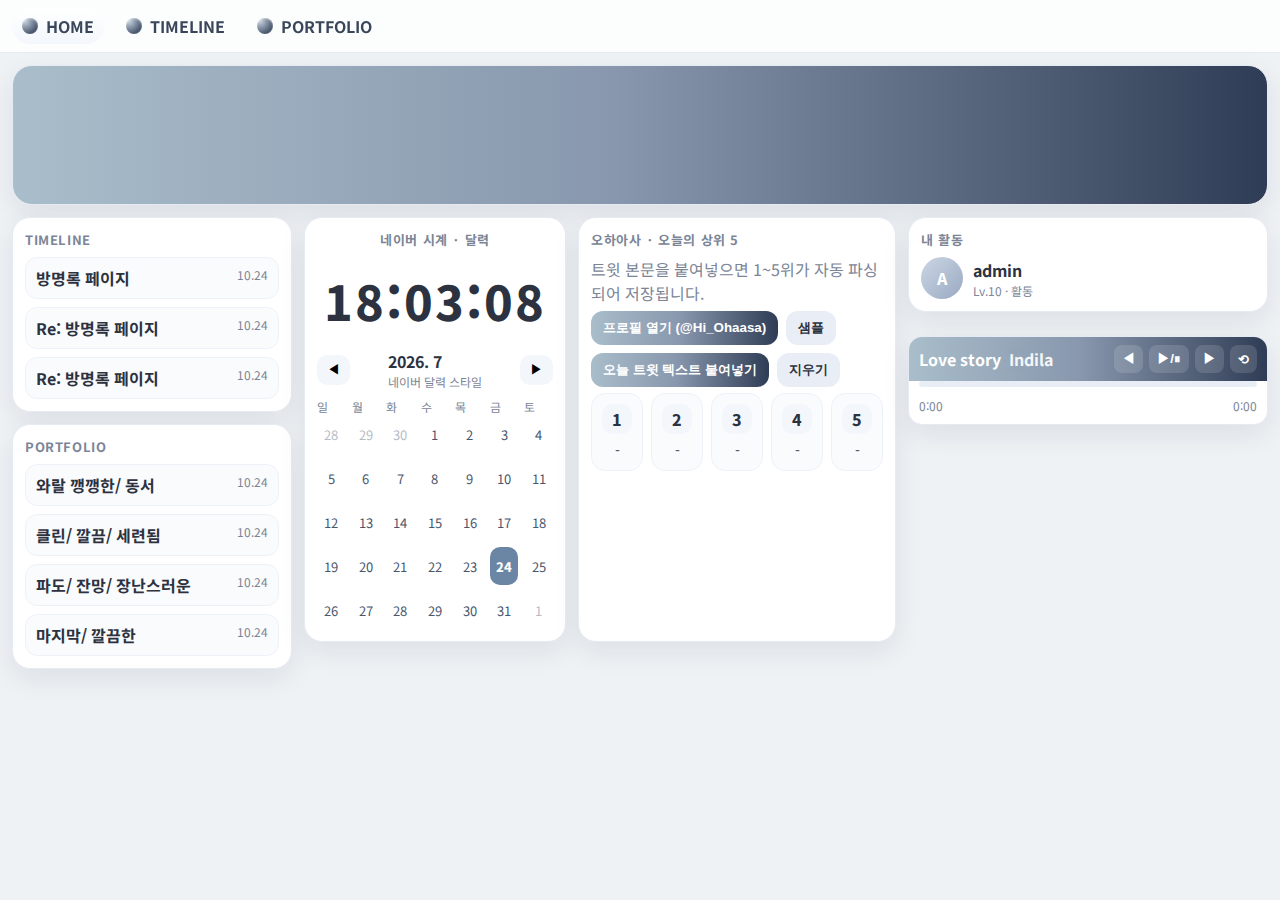
<file: my-homepage/index.html>
<!doctype html>
<html lang="ko">
<head>
<meta charset="utf-8" />
<meta name="viewport" content="width=device-width,initial-scale=1" />
<title>★ HOME</title>
<link rel="preconnect" href="https://fonts.googleapis.com" />
<link href="https://fonts.googleapis.com/css2?family=Noto+Sans+KR:wght@300;400;600;700&display=swap" rel="stylesheet" />
<style>
  :root{
    --bg:#eef2f5; --surface:#fff; --ink:#2c3240; --muted:#7b8596; --line:#e6ebf3;
    --grad:linear-gradient(90deg,#a9bdca 0%, #8897ad 48%, #2f3c55 100%);
    --dot-grad: radial-gradient(80% 80% at 20% 20%, #c6d2dd, #4a586f);
    --chip:#f3f7fb; --shadow:0 10px 28px rgba(20,30,50,.08);
    --radius:18px; --gap:12px; /* 간격 더 축소 */
  }
  *{box-sizing:border-box}
  body{margin:0;background:var(--bg);color:var(--ink);font-family:"Noto Sans KR",system-ui,-apple-system,Segoe UI,Roboto,sans-serif}

  /* NAV – 좌우 간격 더 줄임, 동그라미 토글 */
  .nav{position:sticky;top:0;z-index:20;background:rgba(255,255,255,.82);backdrop-filter:blur(6px);border-bottom:1px solid var(--line)}
  .nav-inner{max-width:1280px;margin:0 auto;padding:8px 12px;display:flex;gap:12px;align-items:center}
  .nav a{display:inline-flex;align-items:center;gap:8px;padding:6px 10px;border-radius:999px;font-weight:700;color:#39465a;text-decoration:none}
  .nav a .dot{width:16px;height:16px;border-radius:50%;background:var(--dot-grad);box-shadow:inset 0 1px 2px rgba(255,255,255,.5)}
  .nav a.active{background:linear-gradient(180deg,#fff,#f3f7fc)}

  /* BANNER – 깔끔한 그라데이션 */
  .banner{max-width:1280px;margin:12px auto 0;padding:0 12px}
  .banner-box{height:140px;border-radius:20px;overflow:hidden;border:1px solid var(--line);box-shadow:var(--shadow);background:var(--grad)}

  /* GRID – 좌우 여백/칸 간격 축소 */
  .grid{max-width:1280px;margin:12px auto 16px;padding:0 12px;display:grid;gap:var(--gap);
        grid-template-columns:280px 1fr 360px;grid-template-areas:"left center right";align-items:start}
  .card{background:var(--surface);border:1px solid var(--line);border-radius:var(--radius);box-shadow:var(--shadow);padding:12px}
  .card h3{margin:0 0 8px;font-size:13px;letter-spacing:.6px;color:var(--muted);text-transform:uppercase}

  .left{grid-area:left;display:grid;gap:var(--gap)}
  .center{grid-area:center;display:grid;gap:var(--gap);grid-template-columns:1fr 1fr}
  .right{grid-area:right;display:grid;gap:var(--gap)}

  /* 리스트 */
  .list{display:flex;flex-direction:column;gap:8px}
  .item{display:flex;justify-content:space-between;gap:8px;padding:8px 10px;border-radius:12px;background:#fafbfd;border:1px solid #eef2f8}
  .item span{font-size:12px;color:var(--muted)}

  /* ── 네이버 시계 + 달력 카드 ── */
  .clock-card{display:grid;grid-template-rows:auto 1fr;align-items:center;justify-items:center}
  #clock{font-size:48px;font-weight:800;letter-spacing:2px;margin:8px 0 6px}
  .calendar{width:100%;max-width:440px}
  .cal-head{display:flex;align-items:center;justify-content:space-between;margin:8px 0}
  .cal-head button{border:none;background:var(--chip);padding:6px 10px;border-radius:10px;cursor:pointer}
  .cal-grid{display:grid;grid-template-columns:repeat(7,1fr);gap:6px}
  .cal-cell{height:38px;display:flex;align-items:center;justify-content:center;border-radius:10px;font-size:13px;color:#4a566c}
  .cal-cell.muted{opacity:.4}
  .cal-cell.today{background:#6b86a4;color:#fff;font-weight:800}
  .weekday{font-size:12px;color:var(--muted);text-transform:uppercase}

  /* 오하아사 카드(붙여넣기 파싱 유지) */
  .ohaasa .row{display:flex;gap:8px;flex-wrap:wrap}
  .btn{background:var(--grad);color:#fff;border:none;padding:8px 12px;border-radius:12px;cursor:pointer;font-weight:700}
  .btn.ghost{background:#e9edf6;color:#2c3240}
  .desc{color:var(--muted);margin:0 0 6px}
  .grid5{display:grid;grid-template-columns:repeat(5,1fr);gap:8px}
  .rank{display:grid;grid-template-rows:auto 1fr;gap:6px;align-items:start;justify-items:center;border:1px solid #eef2f8;background:#fafbfd;border-radius:14px;padding:10px}
  .badge{width:30px;height:30px;border-radius:10px;background:var(--chip);display:grid;place-items:center;font-weight:800}
  .name{font-size:14px;text-align:center;color:#39465a}
  .date{font-size:12px;color:var(--muted);margin-top:6px;text-align:right}

  /* 우측 패널: 유튜브 세로 줄임 + sticky 고정 */
  .player{position:sticky; top:12px; border-radius:14px; overflow:hidden; padding:0; border:1px solid var(--line)}
  .player-head{padding:8px 10px;background:var(--grad);color:#fff;display:flex;align-items:center;justify-content:space-between;gap:8px}
  .player-title{display:flex;gap:8px;align-items:center;font-weight:700}
  .ctrls{display:flex;gap:6px}
  .ctrls button{border:none;background:#ffffff22;color:#fff;padding:5px 8px;border-radius:8px;cursor:pointer;font-weight:600}
  #ytWrap{width:100%;height:200px} /* ← 세로 줄임 */
  .bar-wrap{height:6px;background:#e9eef6;margin:0 10px 10px;border-radius:999px;overflow:hidden}
  .bar{height:100%;width:0%;background:linear-gradient(90deg,#cfe0ff,#90a7d6,#5c6d93)}
  .meta{display:flex;justify-content:space-between;padding:0 10px 10px;font-size:12px;color:var(--muted)}

  @media (max-width: 1100px){
    .grid{grid-template-columns:1fr;grid-template-areas:"center" "left" "right"}
    .center{grid-template-columns:1fr}
    .grid5{grid-template-columns:repeat(2,1fr)}
  }
</style>



</head>
<body>
  <!-- NAV -->
  <div class="nav">
  <div class="nav-inner">
    <a class="active" href="index.html">
      <span class="dot"></span>HOME
    </a>
    <a href="timeline.html">
      <span class="dot"></span>TIMELINE
    </a>
    <a href="portfolio.html">
      <span class="dot"></span>PORTFOLIO
    </a>
  </div>
</div>


  <!-- BANNER -->
  <div class="banner"><div class="banner-box"></div></div>

  <!-- GRID -->
  <div class="grid">
    <!-- LEFT -->
    <div class="left">
      <div class="card">
        <h3>Timeline</h3>
        <div class="list">
          <div class="item"><b>방명록 페이지</b><span>10.24</span></div>
          <div class="item"><b>Re: 방명록 페이지</b><span>10.24</span></div>
          <div class="item"><b>Re: 방명록 페이지</b><span>10.24</span></div>
        </div>
      </div>
      <div class="card">
        <h3>PORTFOLIO</h3>
        <div class="list">
          <div class="item"><b>와랄 깽깽한/ 동서</b><span>10.24</span></div>
          <div class="item"><b>클린/ 깔끔/ 세련됨</b><span>10.24</span></div>
          <div class="item"><b>파도/ 잔망/ 장난스러운</b><span>10.24</span></div>
          <div class="item"><b>마지막/ 깔끔한</b><span>10.24</span></div>
        </div>
      </div>
    </div>

    <!-- CENTER -->
    <div class="center">
      <!-- 네이버 시계 + 달력 -->
      <div class="card clock-card">
        <h3>네이버 시계 · 달력</h3>
        <div id="clock">--:--:--</div>
        <div class="calendar">
          <div class="cal-head">
            <button id="prevM">◀</button>
            <div>
              <strong id="calTitle">2025. 11</strong>
              <div style="font-size:12px;color:var(--muted);text-align:center">네이버 달력 스타일</div>
            </div>
            <button id="nextM">▶</button>
          </div>
          <div class="cal-grid" id="weekday">
            <div class="weekday">일</div><div class="weekday">월</div><div class="weekday">화</div>
            <div class="weekday">수</div><div class="weekday">목</div><div class="weekday">금</div><div class="weekday">토</div>
          </div>
          <div class="cal-grid" id="calGrid"></div>
        </div>
      </div>

      <!-- 오하아사 (붙여넣기 파싱) -->
      <div class="card ohaasa">
        <h3>오하아사 · 오늘의 상위 5</h3>
        <p class="desc">트윗 본문을 붙여넣으면 1~5위가 자동 파싱되어 저장됩니다.</p>
        <div class="row" style="margin-bottom:6px">
          <button class="btn" onclick="openProfile()">프로필 열기 (@Hi_Ohaasa)</button>
          <button class="btn ghost" onclick="pasteSample()">샘플</button>
          <button class="btn" onclick="pasteToday()">오늘 트윗 텍스트 붙여넣기</button>
          <button class="btn ghost" onclick="clearRanks()">지우기</button>
        </div>
        <div class="grid5" id="grid5"></div>
        <div class="date" id="rankDate"></div>
      </div>
    </div>

    <!-- RIGHT -->
    <div class="right">
      <div class="card" style="margin-bottom:var(--gap)">
        <h3>내 활동</h3>
        <div style="display:flex;gap:10px;align-items:center">
          <div style="width:42px;height:42px;border-radius:50%;background:linear-gradient(135deg,#ccd7e4,#99a9c2);display:grid;place-items:center;color:#fff;font-weight:800">A</div>
          <div><div style="font-weight:700">admin</div><div style="font-size:12px;color:var(--muted)">Lv.10 · 활동</div></div>
        </div>
      </div>

      <!-- 유튜브 (세로 축소 + sticky) -->
      <div class="card player">
        <div class="player-head">
          <div class="player-title"><span id="trackTitle">Love story</span><span id="trackArtist" style="opacity:.9">Indila</span></div>
          <div class="ctrls">
            <button id="prevBtn">◀</button>
            <button id="playBtn">▶︎/⏸</button>
            <button id="nextBtn">▶</button>
            <button id="loopBtn">⟲</button>
          </div>
        </div>
        <div id="ytWrap" style="display:none"><div id="player"></div></div>
        <div class="bar-wrap" id="seekWrap"><div class="bar" id="bar"></div></div>
        <div class="meta"><span id="elapsed">0:00</span><span id="duration">0:00</span></div>
      </div>
    </div>
  </div>

<script>
/* ===== CLOCK (네이버 스타일 디지털) ===== */
const clockEl=document.getElementById('clock');
const two=n=>String(n).padStart(2,'0');
function tick(){const d=new Date();clockEl.textContent=`${two(d.getHours())}:${two(d.getMinutes())}:${two(d.getSeconds())}`;}
setInterval(tick,1000); tick();

/* ===== CALENDAR ===== */
const calTitle=document.getElementById('calTitle');
const calGrid=document.getElementById('calGrid');
let view=new Date(); view.setDate(1);
function renderCalendar(){
  calGrid.innerHTML='';
  const y=view.getFullYear(), m=view.getMonth();
  calTitle.textContent=`${y}. ${m+1}`;
  const first=new Date(y,m,1), start=first.getDay();
  const last=new Date(y,m+1,0).getDate();
  const prevLast=new Date(y,m,0).getDate();
  for(let i=0;i<start;i++){ addCell(prevLast-start+1+i,true); }
  const today=new Date();
  for(let d=1; d<=last; d++){
    const c=addCell(d,false);
    if(y===today.getFullYear() && m===today.getMonth() && d===today.getDate()) c.classList.add('today');
  }
  const filled=start+last;
  for(let i=0;i<(7-(filled%7))%7;i++){ addCell(i+1,true); }
}
function addCell(text,muted){
  const c=document.createElement('div');
  c.className='cal-cell'+(muted?' muted':''); c.textContent=text; calGrid.appendChild(c); return c;
}
document.getElementById('prevM').onclick=()=>{view.setMonth(view.getMonth()-1);renderCalendar();}
document.getElementById('nextM').onclick=()=>{view.setMonth(view.getMonth()+1);renderCalendar();}
renderCalendar();

/* ===== 오하아사 (붙여넣기 파싱 + 로컬 저장) ===== */
const KEY_RANKS='ohaasa_ranks_v1', KEY_DATE='ohaasa_date_v1';
const grid5=document.getElementById('grid5'), dateEl=document.getElementById('rankDate');

function openProfile(){ window.open('https://x.com/Hi_Ohaasa','_blank'); }
function renderRanks(r){
  grid5.innerHTML='';
  const list = r?.length ? r : [{rank:1,name:'-'},{rank:2,name:'-'},{rank:3,name:'-'},{rank:4,name:'-'},{rank:5,name:'-'}];
  list.forEach(v=>{
    const el=document.createElement('div');
    el.className='rank';
    el.innerHTML=`<div class="badge">${v.rank}</div><div class="name">${v.name}</div>`;
    grid5.appendChild(el);
  });
  dateEl.textContent = localStorage.getItem(KEY_DATE) || '';
}
function saveRanks(r){
  localStorage.setItem(KEY_RANKS, JSON.stringify(r));
  const d=new Date(); localStorage.setItem(KEY_DATE, `업데이트: ${d.getFullYear()}.${two(d.getMonth()+1)}.${two(d.getDate())}`);
}
function clearRanks(){ localStorage.removeItem(KEY_RANKS); localStorage.removeItem(KEY_DATE); renderRanks([]); }
function loadRanks(){ try{ renderRanks(JSON.parse(localStorage.getItem(KEY_RANKS)||'[]')); }catch{ renderRanks([]); } }

function parseFromText(text){
  const t=text.replace(/\r/g,'').trim();
  const rx=/([1-5])\s*위[\s:：\-–~]*([^\n\r]+)/g;
  let m,res=[];
  while((m=rx.exec(t))!==null){
    const rank=Number(m[1]);
    let name=m[2].trim().replace(/[\s·•\-–—]+$/,'');
    name=name.replace(/\s+[2-5]\s*위.*$/,'').trim();
    res[rank-1]={rank,name};
  }
  const top5=res.filter(Boolean).sort((a,b)=>a.rank-b.rank).slice(0,5);
  if(!top5.length){ alert('상위 5를 찾지 못했어요. 트윗 본문을 그대로 붙여넣어 주세요.'); return; }
  saveRanks(top5); renderRanks(top5);
}
function pasteToday(){
  const text=prompt('오늘자 트윗 본문을 붙여넣어 주세요.\n예) 1위 물고기자리 … 2위 … 3위 … 4위 … 5위 …');
  if(text) parseFromText(text);
}
function pasteSample(){
  parseFromText(`✨ 2025년 11월 9일 오하아사 전체순위 ✨
1위 물고기자리
2위 전갈자리
3위 게자리
4위 쌍둥이자리
5위 황소자리`);
}
loadRanks();

/* ===== YouTube (세로 200px, sticky) ===== */
const VIDEOS=[
  {id:'ScNNfyq3d_w',title:'Love story',artist:'Indila'},
  {id:'Zi_XLOBDo_Y',title:'夜に駆ける',artist:'YOASOBI'}
];
let idx=0, loop=false, player=null, timer=null, ytReady=false;

const tag=document.createElement('script'); tag.src="https://www.youtube.com/iframe_api"; document.body.appendChild(tag);
window.onYouTubeIframeAPIReady=function(){
  ytReady=true;
  player=new YT.Player('player',{height:'200',width:'560',videoId:VIDEOS[idx].id,playerVars:{playsinline:1,autoplay:0,controls:1,rel:0},events:{onReady:onReady,onStateChange:onState}});
  document.getElementById('ytWrap').style.display='block';
  setMeta();
};
function onReady(){ if(timer) clearInterval(timer); timer=setInterval(updateTimeUI,500); }
function onState(e){ if(e.data===YT.PlayerState.ENDED){ if(loop){player.seekTo(0);player.playVideo();} else next(); } }
function setMeta(){ document.getElementById('trackTitle').textContent=VIDEOS[idx].title; document.getElementById('trackArtist').textContent=VIDEOS[idx].artist; }
function load(i){ idx=(i+VIDEOS.length)%VIDEOS.length; player.loadVideoById(VIDEOS[idx].id); setMeta(); }
function playToggle(){ if(!ytReady) return; const s=player.getPlayerState(); if(s===YT.PlayerState.PLAYING) player.pauseVideo(); else player.playVideo(); }
function next(){ load(idx+1) } function prev(){ load(idx-1) }
function updateTimeUI(){ if(!player||typeof player.getDuration!=='function') return; const d=player.getDuration()||0; const c=player.getCurrentTime()||0; document.getElementById('bar').style.width=(d?c/d*100:0)+'%'; document.getElementById('elapsed').textContent=fmt(c); document.getElementById('duration').textContent=fmt(d); }
function fmt(s){const m=Math.floor(s/60),x=Math.floor(s%60);return `${m}:${String(x).padStart(2,'0')}`;}
document.getElementById('playBtn').onclick=playToggle;
document.getElementById('nextBtn').onclick=next;
document.getElementById('prevBtn').onclick=prev;
document.getElementById('loopBtn').onclick=()=>{ loop=!loop; document.getElementById('loopBtn').style.opacity=loop?1:.6; };
document.getElementById('seekWrap').addEventListener('click',e=>{ if(!player) return; const r=e.currentTarget.getBoundingClientRect(); const ratio=(e.clientX-r.left)/r.width; player.seekTo(ratio*(player.getDuration()||0),true); });
</script>
</body>
</html>

<script>
function loadHome() {
  const timeline = JSON.parse(localStorage.getItem("timeline") || "[]");
  const portfolio = JSON.parse(localStorage.getItem("portfolio") || "[]");

  // 화면 업데이트 코드
}

// 처음 한 번
loadHome();

// 3초마다 갱신
setInterval(loadHome, 3000);
</script>
</file>
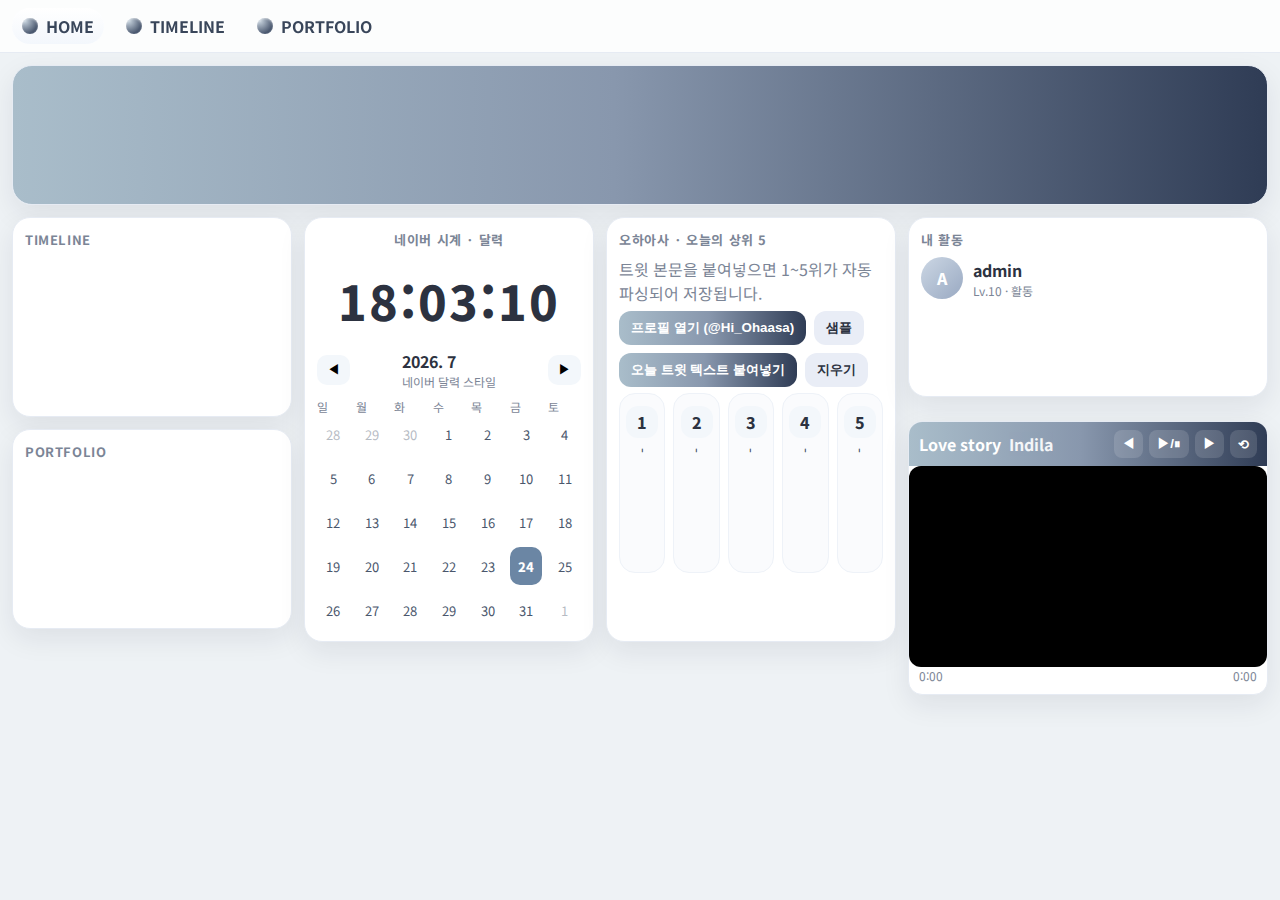
<file: my-homepage완성본/index.html>
<!doctype html>
<html lang="ko">
<head>
<meta charset="utf-8" />
<meta name="viewport" content="width=device-width,initial-scale=1" />
<title>★ HOME</title>
<link rel="preconnect" href="https://fonts.googleapis.com" />
<link href="https://fonts.googleapis.com/css2?family=Noto+Sans+KR:wght@300;400;600;700&display=swap" rel="stylesheet" />
<style>
  :root{
    --bg:#eef2f5; --surface:#fff; --ink:#2c3240; --muted:#7b8596; --line:#e6ebf3;
    --grad:linear-gradient(90deg,#a9bdca 0%, #8897ad 48%, #2f3c55 100%);
    --dot-grad: radial-gradient(80% 80% at 20% 20%, #c6d2dd, #4a586f);
    --chip:#f3f7fb; --shadow:0 10px 28px rgba(20,30,50,.08);
    --radius:18px; --gap:12px; /* 간격 더 축소 */
  }
  *{box-sizing:border-box}
  body{margin:0;background:var(--bg);color:var(--ink);font-family:"Noto Sans KR",system-ui,-apple-system,Segoe UI,Roboto,sans-serif}

  /* NAV – 좌우 간격 더 줄임, 동그라미 토글 */
  .nav{position:sticky;top:0;z-index:20;background:rgba(255,255,255,.82);backdrop-filter:blur(6px);border-bottom:1px solid var(--line)}
  .nav-inner{max-width:1280px;margin:0 auto;padding:8px 12px;display:flex;gap:12px;align-items:center}
  .nav a{display:inline-flex;align-items:center;gap:8px;padding:6px 10px;border-radius:999px;font-weight:700;color:#39465a;text-decoration:none}
  .nav a .dot{width:16px;height:16px;border-radius:50%;background:var(--dot-grad);box-shadow:inset 0 1px 2px rgba(255,255,255,.5)}
  .nav a.active{background:linear-gradient(180deg,#fff,#f3f7fc)}

  /* BANNER – 깔끔한 그라데이션 */
  .banner{max-width:1280px;margin:12px auto 0;padding:0 12px}
  .banner-box{height:140px;border-radius:20px;overflow:hidden;border:1px solid var(--line);box-shadow:var(--shadow);background:var(--grad)}

  /* GRID – 좌우 여백/칸 간격 축소 */
  .grid{max-width:1280px;margin:12px auto 16px;padding:0 12px;display:grid;gap:var(--gap);
        grid-template-columns:280px 1fr 360px;grid-template-areas:"left center right";align-items:start}
  .card{background:var(--surface);border:1px solid var(--line);border-radius:var(--radius);box-shadow:var(--shadow);padding:12px}
  .card h3{margin:0 0 8px;font-size:13px;letter-spacing:.6px;color:var(--muted);text-transform:uppercase}
  /* HOME 고정 규격 카드 */
  .card {min-height: 180px;   /* 기본 카드 높이 */}

  /* ===== HOME 왼쪽 카드 규격 고정 ===== */
.left .card {
  min-height: 200px;
}

.left .card .list {
  min-height: 140px;
  display: flex;
  flex-direction: column;
  gap: 8px;
}

/* 내용이 많아질 경우 대비 */
.left .card .list {
  overflow-y: auto;
}



  .left{grid-area:left;display:grid;gap:var(--gap)}
  .center{grid-area:center;display:grid;gap:var(--gap);grid-template-columns:1fr 1fr}
  .right{grid-area:right;display:grid;gap:var(--gap)}

  /* 리스트 */
  .list{display:flex;flex-direction:column;gap:8px}
  .item{display:flex;justify-content:space-between;gap:8px;padding:8px 10px;border-radius:12px;background:#fafbfd;border:1px solid #eef2f8}
  .item span{font-size:12px;color:var(--muted)}

  /* ── 네이버 시계 + 달력 카드 ── */
  .clock-card{display:grid;grid-template-rows:auto 1fr;align-items:center;justify-items:center}
  #clock{font-size:48px;font-weight:800;letter-spacing:2px;margin:8px 0 6px}
  .calendar{width:100%;max-width:440px}
  .cal-head{display:flex;align-items:center;justify-content:space-between;margin:8px 0}
  .cal-head button{border:none;background:var(--chip);padding:6px 10px;border-radius:10px;cursor:pointer}
  .cal-grid{display:grid;grid-template-columns:repeat(7,1fr);gap:6px}
  .cal-cell{height:38px;display:flex;align-items:center;justify-content:center;border-radius:10px;font-size:13px;color:#4a566c}
  .cal-cell.muted{opacity:.4}
  .cal-cell.today{background:#6b86a4;color:#fff;font-weight:800}
  .weekday{font-size:12px;color:var(--muted);text-transform:uppercase}

  /* 오하아사 카드(붙여넣기 파싱 유지) */
  .ohaasa .row{display:flex;gap:8px;min-height:36px;flex-wrap:wrap}
  .btn{background:var(--grad);color:#fff;border:none;padding:8px 12px;border-radius:12px;cursor:pointer;font-weight:700}
  .btn.ghost{background:#e9edf6;color:#2c3240}
  .desc{color:var(--muted);margin:0 0 6px}
  .grid5{display:grid;grid-template-columns:repeat(5,1fr);gap:8px}
  .rank{
  display:flex;
  flex-direction:column;
  align-items:center;
  justify-content:flex-start;

  min-height:180px;           /* ← 길이 늘리기 */
  padding:12px 6px;

  border:1px solid #eef2f8;
  background:#fafbfd;
  border-radius:16px;
}

  .badge{
  width:32px;
  height:32px;
  border-radius:12px;
  background:var(--chip);
  display:grid;
  place-items:center;
  font-weight:800;
  margin-bottom:10px;
}

  .name{
  writing-mode: vertical-rl;
  text-orientation: mixed;
  font-size:14px;
  line-height:1.2;
  color:#39465a;
}

.yt-box{
  width:100%;
  aspect-ratio:16/9;
  background:#000;
  border-radius:12px;
  overflow:hidden;

  display:flex;
  align-items:center;
  justify-content:center;
}



  .date{font-size:12px;color:var(--muted);margin-top:6px;text-align:right}

  /* 우측 패널: 유튜브 세로 줄임 + sticky 고정 */
  .player{position:sticky; top:12px; border-radius:14px; overflow:hidden; padding:0; border:1px solid var(--line)}
  .player-head{padding:8px 10px;background:var(--grad);color:#fff;display:flex;align-items:center;justify-content:space-between;gap:8px}
  .player-title{display:flex;gap:8px;align-items:center;font-weight:700}
  .ctrls{display:flex;gap:6px}
  .ctrls button{border:none;background:#ffffff22;color:#fff;padding:5px 8px;border-radius:8px;cursor:pointer;font-weight:600}
  #ytWrap{width:100%;height:200px} /* ← 세로 줄임 */
  .bar-wrap{height:6px;background:#e9eef6;margin:0 10px 10px;border-radius:999px;overflow:hidden}
  .bar{height:100%;width:0%;background:linear-gradient(90deg,#cfe0ff,#90a7d6,#5c6d93)}
  .meta{display:flex;justify-content:space-between;padding:0 10px 10px;font-size:12px;color:var(--muted)}

  @media (max-width: 1100px){
    .grid{grid-template-columns:1fr;grid-template-areas:"center" "left" "right"}
    .center{grid-template-columns:1fr}
    .grid5{display:grid;grid-template-columns:repeat(5,1fr);gap:10px;align-items:stretch;}

  }
</style>



</head>
<body>
  <!-- NAV -->
  <div class="nav">
  <div class="nav-inner">
    <a class="active" href="index.html">
      <span class="dot"></span>HOME
    </a>
    <a href="timeline.html">
      <span class="dot"></span>TIMELINE
    </a>
    <a href="portfolio.html">
      <span class="dot"></span>PORTFOLIO
    </a>
  </div>
</div>


  <!-- BANNER -->
  <div class="banner"><div class="banner-box"></div></div>

  <!-- GRID -->
  <div class="grid">
    <!-- LEFT -->
    <div class="left">
      <div class="card">
        <h3>Timeline</h3>
         <div class="list" id="home-timeline">

        </div>
      </div>
      <div class="card">
        <h3>PORTFOLIO</h3>
        <div class="list" id="home-portfolio">

        </div>
      </div>
    </div>

    <!-- CENTER -->
    <div class="center">
      <!-- 네이버 시계 + 달력 -->
      <div class="card clock-card">
        <h3>네이버 시계 · 달력</h3>
        <div id="clock">--:--:--</div>
        <div class="calendar">
          <div class="cal-head">
            <button id="prevM">◀</button>
            <div>
              <strong id="calTitle">2025. 11</strong>
              <div style="font-size:12px;color:var(--muted);text-align:center">네이버 달력 스타일</div>
            </div>
            <button id="nextM">▶</button>
          </div>
          <div class="cal-grid" id="weekday">
            <div class="weekday">일</div><div class="weekday">월</div><div class="weekday">화</div>
            <div class="weekday">수</div><div class="weekday">목</div><div class="weekday">금</div><div class="weekday">토</div>
          </div>
          <div class="cal-grid" id="calGrid"></div>
        </div>
      </div>

      <!-- 오하아사 (붙여넣기 파싱) -->
      <div class="card ohaasa">
        <h3>오하아사 · 오늘의 상위 5</h3>
        <p class="desc">트윗 본문을 붙여넣으면 1~5위가 자동 파싱되어 저장됩니다.</p>
        <div class="row" style="margin-bottom:6px">
          <button class="btn" onclick="openProfile()">프로필 열기 (@Hi_Ohaasa)</button>
          <button class="btn ghost" onclick="pasteSample()">샘플</button>
          <button class="btn" onclick="pasteToday()">오늘 트윗 텍스트 붙여넣기</button>
          <button class="btn ghost" onclick="clearRanks()">지우기</button>
        </div>
        <div class="grid5" id="grid5"></div>
        <div class="date" id="rankDate"></div>
      </div>
    </div>
    



    <!-- RIGHT -->
    <div class="right">
      <div class="card" style="margin-bottom:var(--gap)">
        <h3>내 활동</h3>
        <div style="display:flex;gap:10px;align-items:center">
          <div style="width:42px;height:42px;border-radius:50%;background:linear-gradient(135deg,#ccd7e4,#99a9c2);display:grid;place-items:center;color:#fff;font-weight:800">A</div>
          <div><div style="font-weight:700">admin</div><div style="font-size:12px;color:var(--muted)">Lv.10 · 활동</div></div>
        </div>
        
      </div>

      <!-- 유튜브 (세로 축소 + sticky) -->
      <div class="card player">
  <div class="player-head">
    <div class="player-title">
      <span id="trackTitle">Love story</span>
      <span id="trackArtist" style="opacity:.9">Indila</span>
    </div>
    <div class="ctrls">
      <button id="prevBtn">◀</button>
      <button id="playBtn">▶︎/⏸</button>
      <button id="nextBtn">▶</button>
      <button id="loopBtn">⟲</button>
    </div>
  </div>

  <!-- 👇 여기 -->
  <div class="yt-box">
    <div id="player"></div>
  </div>

  <div class="meta">
    <span id="elapsed">0:00</span>
    <span id="duration">0:00</span>
  </div>
</div>

    </div>
  </div>

<script>


/* =========================================================
   CLOCK (네이버 스타일 디지털)
========================================================= */
const clockEl = document.getElementById('clock');
const two = n => String(n).padStart(2,'0');

function tick(){
  const d = new Date();
  clockEl.textContent =
    `${two(d.getHours())}:${two(d.getMinutes())}:${two(d.getSeconds())}`;
}
setInterval(tick,1000);
tick();

/* =========================================================
   CALENDAR
========================================================= */
const calTitle = document.getElementById('calTitle');
const calGrid  = document.getElementById('calGrid');

let view = new Date();
view.setDate(1);

function renderCalendar(){
  calGrid.innerHTML = '';
  const y = view.getFullYear();
  const m = view.getMonth();

  calTitle.textContent = `${y}. ${m+1}`;

  const first = new Date(y,m,1).getDay();
  const last  = new Date(y,m+1,0).getDate();
  const prevLast = new Date(y,m,0).getDate();

  for(let i=0;i<first;i++){
    addCell(prevLast-first+1+i,true);
  }

  const today = new Date();
  for(let d=1; d<=last; d++){
    const c = addCell(d,false);
    if(
      y===today.getFullYear() &&
      m===today.getMonth() &&
      d===today.getDate()
    ) c.classList.add('today');
  }

  const filled = first + last;
  for(let i=0;i<(7-(filled%7))%7;i++){
    addCell(i+1,true);
  }
}

function addCell(text, muted){
  const c = document.createElement('div');
  c.className = 'cal-cell' + (muted ? ' muted' : '');
  c.textContent = text;
  calGrid.appendChild(c);
  return c;
}

document.getElementById('prevM').onclick = () => {
  view.setMonth(view.getMonth()-1);
  renderCalendar();
};
document.getElementById('nextM').onclick = () => {
  view.setMonth(view.getMonth()+1);
  renderCalendar();
};

renderCalendar();

/* =========================================================
   OHAASA (트윗 붙여넣기 → 로컬 저장)
========================================================= */
const KEY_RANKS='ohaasa_ranks_v1';
const KEY_DATE ='ohaasa_date_v1';

const grid5 = document.getElementById('grid5');
const dateEl = document.getElementById('rankDate');

function openProfile(){
  window.open('https://x.com/Hi_Ohaasa','_blank');
}

function renderRanks(r){
  grid5.innerHTML='';
  const list = r?.length ? r :
    [1,2,3,4,5].map(v=>({rank:v,name:'-'}));

  list.forEach(v=>{
    const el=document.createElement('div');
    el.className='rank';
    el.innerHTML=
      `<div class="badge">${v.rank}</div>
       <div class="name">${v.name}</div>`;
    grid5.appendChild(el);
  });

  dateEl.textContent = localStorage.getItem(KEY_DATE) || '';
}

function saveRanks(r){
  localStorage.setItem(KEY_RANKS, JSON.stringify(r));
  const d=new Date();
  localStorage.setItem(
    KEY_DATE,
    `업데이트: ${d.getFullYear()}.${two(d.getMonth()+1)}.${two(d.getDate())}`
  );
}

function clearRanks(){
  localStorage.removeItem(KEY_RANKS);
  localStorage.removeItem(KEY_DATE);
  renderRanks([]);
}

function loadRanks(){
  try{
    renderRanks(JSON.parse(localStorage.getItem(KEY_RANKS)||'[]'));
  }catch{
    renderRanks([]);
  }
}

function parseFromText(text){
  const rx=/([1-5])\s*위[\s:：\-–~]*([^\n\r]+)/g;
  let m,res=[];
  while((m=rx.exec(text))!==null){
    res[m[1]-1]={rank:+m[1],name:m[2].trim()};
  }
  const top5=res.filter(Boolean).slice(0,5);
  if(!top5.length){
    alert('상위 5를 찾지 못했어요.');
    return;
  }
  saveRanks(top5);
  renderRanks(top5);
}

function pasteToday(){
  const t=prompt('오늘자 트윗 본문을 붙여넣어 주세요');
  if(t) parseFromText(t);
}

function pasteSample(){
  parseFromText(
`1위 물고기자리
2위 전갈자리
3위 게자리
4위 쌍둥이자리
5위 황소자리`
  );
}

loadRanks();

/* =========================================================
   HOME TIMELINE / PORTFOLIO (핵심 기능)
========================================================= */
const TIMELINE_KEY = 'timeline_data';
const PORTFOLIO_KEY = 'portfolio';

function loadHomeTimeline(){
  const data = JSON.parse(localStorage.getItem('timeline') || '[]');
  const wrap = document.getElementById('home-timeline');
  if(!wrap) return;

  wrap.innerHTML = '';

  data.slice(0,3).forEach(v=>{
    const item = document.createElement('div');
    item.className = 'item'; // ⭐ 핵심

    item.innerHTML = `
      <b>${v.text}</b>
      <span>${v.date}</span>
    `;

    wrap.appendChild(item);
  });
}

function loadHomePortfolio(){
  const data = JSON.parse(localStorage.getItem('portfolio') || '[]');
  const wrap = document.getElementById('home-portfolio');
  if(!wrap) return;

  wrap.innerHTML = '';

  data.slice(0,3).forEach(v=>{
    const item = document.createElement('div');
    item.className = 'item'; // ⭐ 타임라인과 동일

    item.innerHTML = `
      <b>${v.text}</b>
      <span>${v.date}</span>
    `;

    wrap.appendChild(item);
  });
}


function loadHome(){
  loadHomeTimeline();
  loadHomePortfolio();
}

loadHome();
setInterval(loadHome, 3000);



/* =========================================================
   YOUTUBE PLAYER
========================================================= */
const VIDEOS=[
  {
    id:'eEjiiq_FQwM',
    title:'Odd',
    artist:'가을'
  }
];

let idx=0, loop=false, player=null;

const tag=document.createElement('script');
tag.src="https://www.youtube.com/iframe_api";
document.body.appendChild(tag);

window.onYouTubeIframeAPIReady=function(){
  player=new YT.Player('player',{
    height:'200',
    width:'560',
    videoId:VIDEOS[idx].id,
    playerVars:{
      autoplay: 1,        // 자동재생
      loop: 1,            // 반복
      playlist: VIDEOS[idx].id, // loop 필수 옵션
      playsinline: 1,
      controls: 0,        // 컨트롤 숨김 (선택)
      rel: 0
    },
    events:{onStateChange:onState}
  });

  setMeta();
};

function setMeta(){
  document.getElementById('trackTitle').textContent=VIDEOS[idx].title;
  document.getElementById('trackArtist').textContent=VIDEOS[idx].artist;
}

function onState(e){
  if(e.data===YT.PlayerState.ENDED){
    loop ? player.playVideo() : next();
  }
}

function load(i){
  idx=(i+VIDEOS.length)%VIDEOS.length;
  player.loadVideoById(VIDEOS[idx].id);
  setMeta();
}

function next(){ load(idx+1); }
function prev(){ load(idx-1); }



</script>
<script src="https://www.youtube.com/iframe_api"></script>

</body>
</html>
</file>
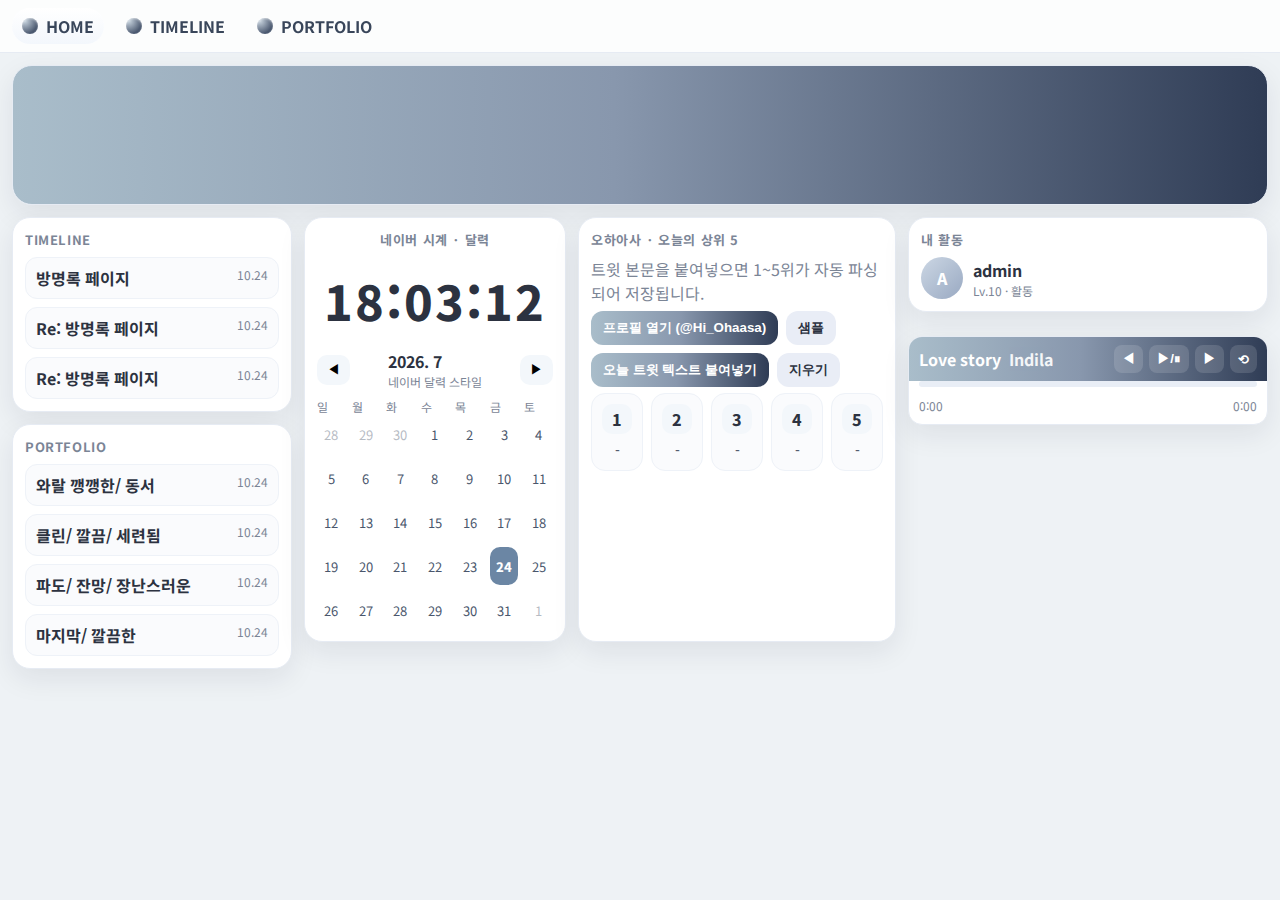
<file: 1213수정본.HTML>
<!doctype html>
<html lang="ko">
<head>
<meta charset="utf-8" />
<meta name="viewport" content="width=device-width,initial-scale=1" />
<title>★ HOME</title>
<link rel="preconnect" href="https://fonts.googleapis.com" />
<link href="https://fonts.googleapis.com/css2?family=Noto+Sans+KR:wght@300;400;600;700&display=swap" rel="stylesheet" />
<style>
  :root{
    --bg:#eef2f5; --surface:#fff; --ink:#2c3240; --muted:#7b8596; --line:#e6ebf3;
    --grad:linear-gradient(90deg,#a9bdca 0%, #8897ad 48%, #2f3c55 100%);
    --dot-grad: radial-gradient(80% 80% at 20% 20%, #c6d2dd, #4a586f);
    --chip:#f3f7fb; --shadow:0 10px 28px rgba(20,30,50,.08);
    --radius:18px; --gap:12px; /* 간격 더 축소 */
  }
  *{box-sizing:border-box}
  body{margin:0;background:var(--bg);color:var(--ink);font-family:"Noto Sans KR",system-ui,-apple-system,Segoe UI,Roboto,sans-serif}

  /* NAV – 좌우 간격 더 줄임, 동그라미 토글 */
  .nav{position:sticky;top:0;z-index:20;background:rgba(255,255,255,.82);backdrop-filter:blur(6px);border-bottom:1px solid var(--line)}
  .nav-inner{max-width:1280px;margin:0 auto;padding:8px 12px;display:flex;gap:12px;align-items:center}
  .nav a{display:inline-flex;align-items:center;gap:8px;padding:6px 10px;border-radius:999px;font-weight:700;color:#39465a;text-decoration:none}
  .nav a .dot{width:16px;height:16px;border-radius:50%;background:var(--dot-grad);box-shadow:inset 0 1px 2px rgba(255,255,255,.5)}
  .nav a.active{background:linear-gradient(180deg,#fff,#f3f7fc)}

  /* BANNER – 깔끔한 그라데이션 */
  .banner{max-width:1280px;margin:12px auto 0;padding:0 12px}
  .banner-box{height:140px;border-radius:20px;overflow:hidden;border:1px solid var(--line);box-shadow:var(--shadow);background:var(--grad)}

  /* GRID – 좌우 여백/칸 간격 축소 */
  .grid{max-width:1280px;margin:12px auto 16px;padding:0 12px;display:grid;gap:var(--gap);
        grid-template-columns:280px 1fr 360px;grid-template-areas:"left center right";align-items:start}
  .card{background:var(--surface);border:1px solid var(--line);border-radius:var(--radius);box-shadow:var(--shadow);padding:12px}
  .card h3{margin:0 0 8px;font-size:13px;letter-spacing:.6px;color:var(--muted);text-transform:uppercase}

  .left{grid-area:left;display:grid;gap:var(--gap)}
  .center{grid-area:center;display:grid;gap:var(--gap);grid-template-columns:1fr 1fr}
  .right{grid-area:right;display:grid;gap:var(--gap)}

  /* 리스트 */
  .list{display:flex;flex-direction:column;gap:8px}
  .item{display:flex;justify-content:space-between;gap:8px;padding:8px 10px;border-radius:12px;background:#fafbfd;border:1px solid #eef2f8}
  .item span{font-size:12px;color:var(--muted)}

  /* ── 네이버 시계 + 달력 카드 ── */
  .clock-card{display:grid;grid-template-rows:auto 1fr;align-items:center;justify-items:center}
  #clock{font-size:48px;font-weight:800;letter-spacing:2px;margin:8px 0 6px}
  .calendar{width:100%;max-width:440px}
  .cal-head{display:flex;align-items:center;justify-content:space-between;margin:8px 0}
  .cal-head button{border:none;background:var(--chip);padding:6px 10px;border-radius:10px;cursor:pointer}
  .cal-grid{display:grid;grid-template-columns:repeat(7,1fr);gap:6px}
  .cal-cell{height:38px;display:flex;align-items:center;justify-content:center;border-radius:10px;font-size:13px;color:#4a566c}
  .cal-cell.muted{opacity:.4}
  .cal-cell.today{background:#6b86a4;color:#fff;font-weight:800}
  .weekday{font-size:12px;color:var(--muted);text-transform:uppercase}

  /* 오하아사 카드(붙여넣기 파싱 유지) */
  .ohaasa .row{display:flex;gap:8px;flex-wrap:wrap}
  .btn{background:var(--grad);color:#fff;border:none;padding:8px 12px;border-radius:12px;cursor:pointer;font-weight:700}
  .btn.ghost{background:#e9edf6;color:#2c3240}
  .desc{color:var(--muted);margin:0 0 6px}
  .grid5{display:grid;grid-template-columns:repeat(5,1fr);gap:8px}
  .rank{display:grid;grid-template-rows:auto 1fr;gap:6px;align-items:start;justify-items:center;border:1px solid #eef2f8;background:#fafbfd;border-radius:14px;padding:10px}
  .badge{width:30px;height:30px;border-radius:10px;background:var(--chip);display:grid;place-items:center;font-weight:800}
  .name{font-size:14px;text-align:center;color:#39465a}
  .date{font-size:12px;color:var(--muted);margin-top:6px;text-align:right}

  /* 우측 패널: 유튜브 세로 줄임 + sticky 고정 */
  .player{position:sticky; top:12px; border-radius:14px; overflow:hidden; padding:0; border:1px solid var(--line)}
  .player-head{padding:8px 10px;background:var(--grad);color:#fff;display:flex;align-items:center;justify-content:space-between;gap:8px}
  .player-title{display:flex;gap:8px;align-items:center;font-weight:700}
  .ctrls{display:flex;gap:6px}
  .ctrls button{border:none;background:#ffffff22;color:#fff;padding:5px 8px;border-radius:8px;cursor:pointer;font-weight:600}
  #ytWrap{width:100%;height:200px} /* ← 세로 줄임 */
  .bar-wrap{height:6px;background:#e9eef6;margin:0 10px 10px;border-radius:999px;overflow:hidden}
  .bar{height:100%;width:0%;background:linear-gradient(90deg,#cfe0ff,#90a7d6,#5c6d93)}
  .meta{display:flex;justify-content:space-between;padding:0 10px 10px;font-size:12px;color:var(--muted)}

  @media (max-width: 1100px){
    .grid{grid-template-columns:1fr;grid-template-areas:"center" "left" "right"}
    .center{grid-template-columns:1fr}
    .grid5{grid-template-columns:repeat(2,1fr)}
  }
</style>
</head>
<body>
  <!-- NAV -->
  <div class="nav">
    <div class="nav-inner">
      <a class="active" href="#"><span class="dot"></span>HOME</a>
      <a href="#"><span class="dot"></span>TIMELINE</a>
      <a href="#"><span class="dot"></span>PORTFOLIO</a>
  </div>
</div>

  <!-- BANNER -->
  <div class="banner"><div class="banner-box"></div></div>

  <!-- GRID -->
  <div class="grid">
    <!-- LEFT -->
    <div class="left">
      <div class="card">
        <h3>Timeline</h3>
        <div class="list">
          <div class="item"><b>방명록 페이지</b><span>10.24</span></div>
          <div class="item"><b>Re: 방명록 페이지</b><span>10.24</span></div>
          <div class="item"><b>Re: 방명록 페이지</b><span>10.24</span></div>
        </div>
      </div>
      <div class="card">
        <h3>PORTFOLIO</h3>
        <div class="list">
          <div class="item"><b>와랄 깽깽한/ 동서</b><span>10.24</span></div>
          <div class="item"><b>클린/ 깔끔/ 세련됨</b><span>10.24</span></div>
          <div class="item"><b>파도/ 잔망/ 장난스러운</b><span>10.24</span></div>
          <div class="item"><b>마지막/ 깔끔한</b><span>10.24</span></div>
        </div>
      </div>
    </div>

    <!-- CENTER -->
    <div class="center">
      <!-- 네이버 시계 + 달력 -->
      <div class="card clock-card">
        <h3>네이버 시계 · 달력</h3>
        <div id="clock">--:--:--</div>
        <div class="calendar">
          <div class="cal-head">
            <button id="prevM">◀</button>
            <div>
              <strong id="calTitle">2025. 11</strong>
              <div style="font-size:12px;color:var(--muted);text-align:center">네이버 달력 스타일</div>
            </div>
            <button id="nextM">▶</button>
          </div>
          <div class="cal-grid" id="weekday">
            <div class="weekday">일</div><div class="weekday">월</div><div class="weekday">화</div>
            <div class="weekday">수</div><div class="weekday">목</div><div class="weekday">금</div><div class="weekday">토</div>
          </div>
          <div class="cal-grid" id="calGrid"></div>
        </div>
      </div>

      <!-- 오하아사 (붙여넣기 파싱) -->
      <div class="card ohaasa">
        <h3>오하아사 · 오늘의 상위 5</h3>
        <p class="desc">트윗 본문을 붙여넣으면 1~5위가 자동 파싱되어 저장됩니다.</p>
        <div class="row" style="margin-bottom:6px">
          <button class="btn" onclick="openProfile()">프로필 열기 (@Hi_Ohaasa)</button>
          <button class="btn ghost" onclick="pasteSample()">샘플</button>
          <button class="btn" onclick="pasteToday()">오늘 트윗 텍스트 붙여넣기</button>
          <button class="btn ghost" onclick="clearRanks()">지우기</button>
        </div>
        <div class="grid5" id="grid5"></div>
        <div class="date" id="rankDate"></div>
      </div>
    </div>

    <!-- RIGHT -->
    <div class="right">
      <div class="card" style="margin-bottom:var(--gap)">
        <h3>내 활동</h3>
        <div style="display:flex;gap:10px;align-items:center">
          <div style="width:42px;height:42px;border-radius:50%;background:linear-gradient(135deg,#ccd7e4,#99a9c2);display:grid;place-items:center;color:#fff;font-weight:800">A</div>
          <div><div style="font-weight:700">admin</div><div style="font-size:12px;color:var(--muted)">Lv.10 · 활동</div></div>
        </div>
      </div>

      <!-- 유튜브 (세로 축소 + sticky) -->
      <div class="card player">
        <div class="player-head">
          <div class="player-title"><span id="trackTitle">Love story</span><span id="trackArtist" style="opacity:.9">Indila</span></div>
          <div class="ctrls">
            <button id="prevBtn">◀</button>
            <button id="playBtn">▶︎/⏸</button>
            <button id="nextBtn">▶</button>
            <button id="loopBtn">⟲</button>
          </div>
        </div>
        <div id="ytWrap" style="display:none"><div id="player"></div></div>
        <div class="bar-wrap" id="seekWrap"><div class="bar" id="bar"></div></div>
        <div class="meta"><span id="elapsed">0:00</span><span id="duration">0:00</span></div>
      </div>
    </div>
  </div>

<script>
/* ===== CLOCK (네이버 스타일 디지털) ===== */
const clockEl=document.getElementById('clock');
const two=n=>String(n).padStart(2,'0');
function tick(){const d=new Date();clockEl.textContent=`${two(d.getHours())}:${two(d.getMinutes())}:${two(d.getSeconds())}`;}
setInterval(tick,1000); tick();

/* ===== CALENDAR ===== */
const calTitle=document.getElementById('calTitle');
const calGrid=document.getElementById('calGrid');
let view=new Date(); view.setDate(1);
function renderCalendar(){
  calGrid.innerHTML='';
  const y=view.getFullYear(), m=view.getMonth();
  calTitle.textContent=`${y}. ${m+1}`;
  const first=new Date(y,m,1), start=first.getDay();
  const last=new Date(y,m+1,0).getDate();
  const prevLast=new Date(y,m,0).getDate();
  for(let i=0;i<start;i++){ addCell(prevLast-start+1+i,true); }
  const today=new Date();
  for(let d=1; d<=last; d++){
    const c=addCell(d,false);
    if(y===today.getFullYear() && m===today.getMonth() && d===today.getDate()) c.classList.add('today');
  }
  const filled=start+last;
  for(let i=0;i<(7-(filled%7))%7;i++){ addCell(i+1,true); }
}
function addCell(text,muted){
  const c=document.createElement('div');
  c.className='cal-cell'+(muted?' muted':''); c.textContent=text; calGrid.appendChild(c); return c;
}
document.getElementById('prevM').onclick=()=>{view.setMonth(view.getMonth()-1);renderCalendar();}
document.getElementById('nextM').onclick=()=>{view.setMonth(view.getMonth()+1);renderCalendar();}
renderCalendar();

/* ===== 오하아사 (붙여넣기 파싱 + 로컬 저장) ===== */
const KEY_RANKS='ohaasa_ranks_v1', KEY_DATE='ohaasa_date_v1';
const grid5=document.getElementById('grid5'), dateEl=document.getElementById('rankDate');

function openProfile(){ window.open('https://x.com/Hi_Ohaasa','_blank'); }
function renderRanks(r){
  grid5.innerHTML='';
  const list = r?.length ? r : [{rank:1,name:'-'},{rank:2,name:'-'},{rank:3,name:'-'},{rank:4,name:'-'},{rank:5,name:'-'}];
  list.forEach(v=>{
    const el=document.createElement('div');
    el.className='rank';
    el.innerHTML=`<div class="badge">${v.rank}</div><div class="name">${v.name}</div>`;
    grid5.appendChild(el);
  });
  dateEl.textContent = localStorage.getItem(KEY_DATE) || '';
}
function saveRanks(r){
  localStorage.setItem(KEY_RANKS, JSON.stringify(r));
  const d=new Date(); localStorage.setItem(KEY_DATE, `업데이트: ${d.getFullYear()}.${two(d.getMonth()+1)}.${two(d.getDate())}`);
}
function clearRanks(){ localStorage.removeItem(KEY_RANKS); localStorage.removeItem(KEY_DATE); renderRanks([]); }
function loadRanks(){ try{ renderRanks(JSON.parse(localStorage.getItem(KEY_RANKS)||'[]')); }catch{ renderRanks([]); } }

function parseFromText(text){
  const t=text.replace(/\r/g,'').trim();
  const rx=/([1-5])\s*위[\s:：\-–~]*([^\n\r]+)/g;
  let m,res=[];
  while((m=rx.exec(t))!==null){
    const rank=Number(m[1]);
    let name=m[2].trim().replace(/[\s·•\-–—]+$/,'');
    name=name.replace(/\s+[2-5]\s*위.*$/,'').trim();
    res[rank-1]={rank,name};
  }
  const top5=res.filter(Boolean).sort((a,b)=>a.rank-b.rank).slice(0,5);
  if(!top5.length){ alert('상위 5를 찾지 못했어요. 트윗 본문을 그대로 붙여넣어 주세요.'); return; }
  saveRanks(top5); renderRanks(top5);
}
function pasteToday(){
  const text=prompt('오늘자 트윗 본문을 붙여넣어 주세요.\n예) 1위 물고기자리 … 2위 … 3위 … 4위 … 5위 …');
  if(text) parseFromText(text);
}
function pasteSample(){
  parseFromText(`✨ 2025년 11월 9일 오하아사 전체순위 ✨
1위 물고기자리
2위 전갈자리
3위 게자리
4위 쌍둥이자리
5위 황소자리`);
}
loadRanks();

/* ===== YouTube (세로 200px, sticky) ===== */
const VIDEOS=[
  {id:'ScNNfyq3d_w',title:'Love story',artist:'Indila'},
  {id:'Zi_XLOBDo_Y',title:'夜に駆ける',artist:'YOASOBI'}
];
let idx=0, loop=false, player=null, timer=null, ytReady=false;

const tag=document.createElement('script'); tag.src="https://www.youtube.com/iframe_api"; document.body.appendChild(tag);
window.onYouTubeIframeAPIReady=function(){
  ytReady=true;
  player=new YT.Player('player',{height:'200',width:'560',videoId:VIDEOS[idx].id,playerVars:{playsinline:1,autoplay:0,controls:1,rel:0},events:{onReady:onReady,onStateChange:onState}});
  document.getElementById('ytWrap').style.display='block';
  setMeta();
};
function onReady(){ if(timer) clearInterval(timer); timer=setInterval(updateTimeUI,500); }
function onState(e){ if(e.data===YT.PlayerState.ENDED){ if(loop){player.seekTo(0);player.playVideo();} else next(); } }
function setMeta(){ document.getElementById('trackTitle').textContent=VIDEOS[idx].title; document.getElementById('trackArtist').textContent=VIDEOS[idx].artist; }
function load(i){ idx=(i+VIDEOS.length)%VIDEOS.length; player.loadVideoById(VIDEOS[idx].id); setMeta(); }
function playToggle(){ if(!ytReady) return; const s=player.getPlayerState(); if(s===YT.PlayerState.PLAYING) player.pauseVideo(); else player.playVideo(); }
function next(){ load(idx+1) } function prev(){ load(idx-1) }
function updateTimeUI(){ if(!player||typeof player.getDuration!=='function') return; const d=player.getDuration()||0; const c=player.getCurrentTime()||0; document.getElementById('bar').style.width=(d?c/d*100:0)+'%'; document.getElementById('elapsed').textContent=fmt(c); document.getElementById('duration').textContent=fmt(d); }
function fmt(s){const m=Math.floor(s/60),x=Math.floor(s%60);return `${m}:${String(x).padStart(2,'0')}`;}
document.getElementById('playBtn').onclick=playToggle;
document.getElementById('nextBtn').onclick=next;
document.getElementById('prevBtn').onclick=prev;
document.getElementById('loopBtn').onclick=()=>{ loop=!loop; document.getElementById('loopBtn').style.opacity=loop?1:.6; };
document.getElementById('seekWrap').addEventListener('click',e=>{ if(!player) return; const r=e.currentTarget.getBoundingClientRect(); const ratio=(e.clientX-r.left)/r.width; player.seekTo(ratio*(player.getDuration()||0),true); });
</script>
</body>
</html>
</file>
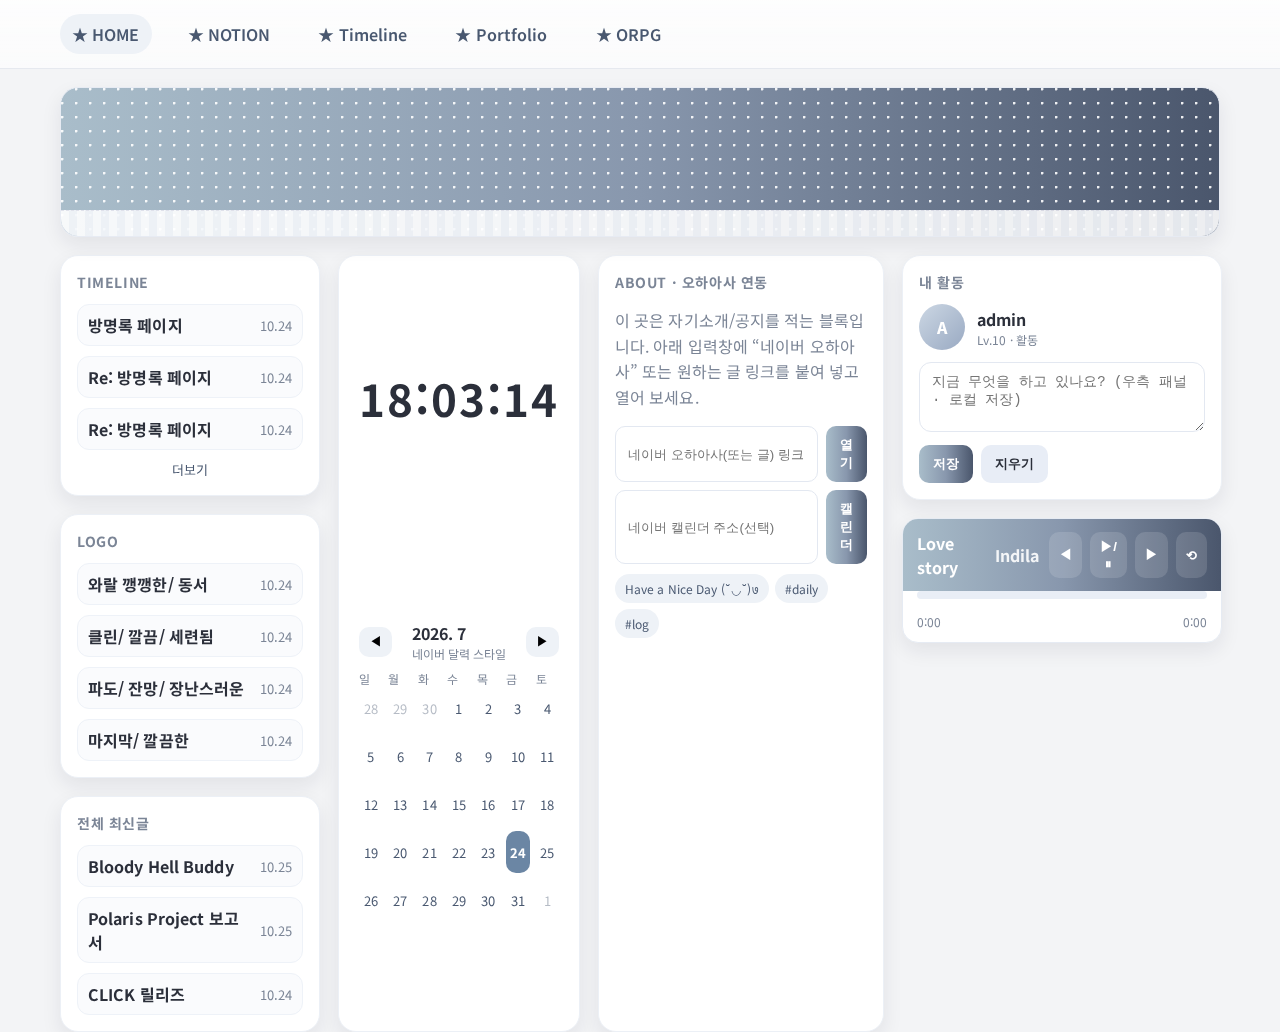
<file: homepage.html>
<!doctype html>
<html lang="ko">
<head>
  <meta charset="utf-8" />
  <meta name="viewport" content="width=device-width, initial-scale=1" />
  <title>★ Home</title>
  <link rel="preconnect" href="https://fonts.googleapis.com">
  <link href="https://fonts.googleapis.com/css2?family=Noto+Sans+KR:wght@300;400;500;700&display=swap" rel="stylesheet">
  <style>
    :root{
      --bg:#f3f4f6;
      --card:#ffffff;
      --ink:#2b2f3a;
      --muted:#7b8596;
      --accent:#6b86a4;
      --accent-2:#495870;
      --shadow: 0 8px 20px rgba(20,30,50,.08);
      --radius:18px;
      --gap:18px;
      --banner-dots: radial-gradient(circle at 1px 1px, rgba(255,255,255,.9) 1px, rgba(255,255,255,0) 2px);
      --grad: linear-gradient(90deg,#a9bdca, #8897ad, #4a566c);
      --chip:#eef2f7;
    }
    *{box-sizing:border-box}
    html,body{height:100%}
    body{
      margin:0; background:var(--bg); color:var(--ink);
      font-family:"Noto Sans KR", system-ui, -apple-system, Segoe UI, Roboto, sans-serif;
      letter-spacing:.1px;
    }
    a{color:var(--accent-2); text-decoration:none}
    a:hover{opacity:.85}
    /* Top nav */
    .nav{
      position:sticky; top:0; z-index:5;
      backdrop-filter:saturate(1.2) blur(6px);
      background:linear-gradient(180deg, rgba(255,255,255,.85), rgba(255,255,255,.65));
      border-bottom:1px solid #e6e9ef;
    }
    .nav-inner{
      max-width:1200px; margin:0 auto; padding:14px 20px;
      display:flex; gap:24px; align-items:center; justify-content:flex-start;
    }
    .nav a{padding:8px 12px; border-radius:999px; font-weight:600}
    .nav a.active{background:var(--chip)}
    /* Banner */
    .banner{
      max-width:1200px; margin:18px auto 0; padding:0 20px;
    }
    .banner-box{
      height:150px; border-radius:var(--radius);
      background:
        var(--banner-dots) 0 0/14px 14px,
        var(--grad);
      box-shadow:var(--shadow);
      position:relative; overflow:hidden;
      border:1px solid #e7ebf3;
    }
    .banner-ribbon{
      position:absolute; bottom:0; left:0; right:0; height:26px;
      background:repeating-linear-gradient(90deg, #fff 0 8px, #f6f8fb 8px 16px);
      border-top:1px dashed #e6e6ef;
      opacity:.9;
    }
    /* Layout grid */
    .grid{
      max-width:1200px; margin:18px auto 40px; padding:0 20px;
      display:grid; gap:var(--gap);
      grid-template-columns:260px 1fr 320px;
      grid-template-areas:
        "left center right";
    }
    /* Cards */
    .card{
      background:var(--card); border:1px solid #ecf0f6;
      border-radius:var(--radius); box-shadow:var(--shadow);
      padding:16px;
    }
    .card h3{
      margin:0 0 12px; font-size:14px; letter-spacing:.6px; color:var(--muted);
      text-transform:uppercase;
    }
    .list{display:flex; flex-direction:column; gap:10px}
    .item{display:flex; align-items:center; justify-content:space-between; gap:10px; padding:8px 10px; border-radius:12px; background:#fafbfd; border:1px solid #eef2f8}
    .item span{font-size:13px; color:var(--muted)}
    .link-more{display:block; text-align:center; margin-top:10px; font-size:13px}
    /* Center stack */
    .center{
      grid-area:center; display:grid; gap:var(--gap);
      grid-template-columns:1fr 1fr;
    }
    .clockbox{display:grid; grid-template-columns:1fr; align-items:center; justify-items:center; padding:20px}
    #clock{font-size:44px; font-weight:700; letter-spacing:2px}
    .calendar{width:100%; max-width:420px}
    .cal-head{display:flex; align-items:center; justify-content:space-between; margin:12px 0 8px}
    .cal-head button{border:none; background:var(--chip); padding:6px 10px; border-radius:10px; cursor:pointer}
    .cal-grid{display:grid; grid-template-columns:repeat(7,1fr); gap:6px}
    .cal-cell{height:42px; display:flex; align-items:center; justify-content:center; border-radius:10px; font-size:13px; color:var(--accent-2)}
    .cal-cell.muted{opacity:.4}
    .cal-cell.today{background:var(--accent); color:#fff; font-weight:700}
    .weekday{font-size:12px; color:var(--muted); text-transform:uppercase}
    /* About / 오하아사 */
    .about p{color:var(--muted); line-height:1.6}
    .oh-links{display:flex; gap:8px; margin-top:10px}
    .oh-links input{flex:1; padding:10px 12px; border-radius:10px; border:1px solid #e3e8f1; outline:none}
    .btn{background:var(--grad); color:#fff; border:none; padding:10px 14px; border-radius:10px; cursor:pointer; font-weight:600}
    /* Right column */
    .right{grid-area:right; display:grid; gap:var(--gap); grid-auto-rows:min-content}
    .profile{
      display:flex; gap:12px; align-items:center;
    }
    .avatar{
      width:46px; height:46px; border-radius:50%; background:linear-gradient(135deg,#ccd7e4,#99a9c2);
      display:grid; place-items:center; color:#fff; font-weight:800
    }
    .status input, .status textarea{
      width:100%; padding:10px 12px; border-radius:12px; border:1px solid #e3e8f1; outline:none; font-size:14px
    }
    .status .row{display:flex; gap:8px; margin-top:8px}
    .chips{display:flex; gap:6px; flex-wrap:wrap; margin-top:10px}
    .chip{background:var(--chip); color:var(--accent-2); padding:6px 10px; border-radius:999px; font-size:12px}
    /* YouTube player (bottom-right) */
    .player{
      position:sticky; bottom:10px;
      border-radius:16px; overflow:hidden; padding:0; border:1px solid #e6ebf3;
    }
    .player-head{
      padding:12px 14px; background:var(--grad); color:#fff; display:flex; align-items:center; justify-content:space-between; gap:10px
    }
    .player-title{display:flex; gap:16px; align-items:center; font-weight:700}
    .player-ctrls{display:flex; gap:8px}
    .player-ctrls button{
      border:none; background:#ffffff22; color:#fff; padding:6px 10px; border-radius:10px; cursor:pointer; font-weight:600
    }
    .bar-wrap{height:8px; background:#e9eef6; margin:0 14px 14px; border-radius:999px; overflow:hidden; position:relative}
    .bar{height:100%; width:0%; background:linear-gradient(90deg,#cfe0ff,#90a7d6,#5c6d93)}
    .meta{display:flex; justify-content:space-between; padding:0 14px 12px; font-size:12px; color:var(--muted)}
    /* Left column */
    .left{grid-area:left; display:grid; gap:var(--gap)}
    /* Responsive */
    @media (max-width: 1024px){
      .grid{grid-template-columns:1fr; grid-template-areas:"center" "left" "right"}
      .center{grid-template-columns:1fr}
      .player{position:relative}
    }
  </style>
</head>
<body>
  <!-- NAV -->
  <div class="nav">
    <div class="nav-inner">
      <a class="active">★ HOME</a>
      <a href="#">★ NOTION</a>
      <a href="#">★ Timeline</a>
      <a href="#">★ Portfolio</a>
      <a href="#">★ ORPG</a>
    </div>
  </div>

  <!-- BANNER -->
  <div class="banner">
    <div class="banner-box">
      <div class="banner-ribbon"></div>
    </div>
  </div>

  <!-- GRID -->
  <div class="grid">
    <!-- LEFT -->
    <div class="left">
      <div class="card">
        <h3>Timeline</h3>
        <div class="list" id="timeline-list">
          <div class="item"><b>방명록 페이지</b><span>10.24</span></div>
          <div class="item"><b>Re: 방명록 페이지</b><span>10.24</span></div>
          <div class="item"><b>Re: 방명록 페이지</b><span>10.24</span></div>
        </div>
        <a class="link-more" href="#">더보기</a>
      </div>

      <div class="card">
        <h3>LOGO</h3>
        <div class="list">
          <div class="item"><b>와랄 깽깽한/ 동서</b><span>10.24</span></div>
          <div class="item"><b>클린/ 깔끔/ 세련됨</b><span>10.24</span></div>
          <div class="item"><b>파도/ 잔망/ 장난스러운</b><span>10.24</span></div>
          <div class="item"><b>마지막/ 깔끔한</b><span>10.24</span></div>
        </div>
      </div>

      <div class="card">
        <h3>전체 최신글</h3>
        <div class="list">
          <div class="item"><b>Bloody Hell Buddy</b><span>10.25</span></div>
          <div class="item"><b>Polaris Project 보고서</b><span>10.25</span></div>
          <div class="item"><b>CLICK 릴리즈</b><span>10.24</span></div>
        </div>
      </div>
    </div>

    <!-- CENTER -->
    <div class="center">
      <div class="card clockbox">
        <div id="clock">--:--:--</div>
        <div class="calendar">
          <div class="cal-head">
            <button id="prevM">◀</button>
            <div>
              <strong id="calTitle">2025. 11</strong>
              <div style="font-size:12px;color:var(--muted);">네이버 달력 스타일</div>
            </div>
            <button id="nextM">▶</button>
          </div>
          <div class="cal-grid" id="weekday">
            <div class="weekday">일</div><div class="weekday">월</div><div class="weekday">화</div><div class="weekday">수</div><div class="weekday">목</div><div class="weekday">금</div><div class="weekday">토</div>
          </div>
          <div class="cal-grid" id="calGrid"></div>
        </div>
      </div>

      <div class="card about">
        <h3>ABOUT · 오하아사 연동</h3>
        <p id="aboutText">이 곳은 자기소개/공지를 적는 블록입니다. 아래 입력창에 “네이버 오하아사” 또는 원하는 글 링크를 붙여 넣고 열어 보세요.</p>
        <div class="oh-links">
          <input id="ohLink" placeholder="네이버 오하아사(또는 글) 링크 입력" />
          <button class="btn" id="openOh">열기</button>
        </div>
        <div class="oh-links" style="margin-top:8px">
          <input id="naverCal" placeholder="네이버 캘린더 주소(선택)" />
          <button class="btn" id="openCal">캘린더</button>
        </div>
        <div class="chips" id="aboutChips">
          <span class="chip">Have a Nice Day (˘◡˘)७</span>
          <span class="chip">#daily</span>
          <span class="chip">#log</span>
        </div>
      </div>
    </div>

    <!-- RIGHT -->
    <div class="right">
      <div class="card">
        <h3>내 활동</h3>
        <div class="profile">
          <div class="avatar">A</div>
          <div>
            <div style="font-weight:700">admin</div>
            <div style="font-size:12px;color:var(--muted)">Lv.10 · 활동</div>
          </div>
        </div>
        <div class="status" style="margin-top:12px">
          <textarea id="status" rows="3" placeholder="지금 무엇을 하고 있나요? (우측 패널 · 로컬 저장)"></textarea>
          <div class="row">
            <button class="btn" id="saveStatus">저장</button>
            <button class="btn" id="clearStatus" style="background:#e8edf6; color:#2b2f3a;">지우기</button>
          </div>
        </div>
      </div>

      <!-- YOUTUBE PLAYER -->
      <div class="card player">
        <div class="player-head">
          <div class="player-title">
            <span id="trackTitle">Love story</span>
            <span style="opacity:.9" id="trackArtist">Indila</span>
          </div>
          <div class="player-ctrls">
            <button id="prevBtn">◀</button>
            <button id="playBtn">▶︎/⏸</button>
            <button id="nextBtn">▶</button>
            <button id="loopBtn">⟲</button>
          </div>
        </div>
        <div id="ytWrap" style="width:100%; aspect-ratio:16/9; display:none">
          <div id="player"></div>
        </div>
        <div class="bar-wrap" id="seekWrap" title="진행바 클릭으로 이동">
          <div class="bar" id="bar"></div>
        </div>
        <div class="meta"><span id="elapsed">0:00</span><span id="duration">0:00</span></div>
      </div>
    </div>
  </div>

  <script>
    /* ---------- CLOCK ---------- */
    const clockEl = document.getElementById('clock');
    const two = n => String(n).padStart(2,'0');
    function tick(){
      const d = new Date();
      clockEl.textContent = `${two(d.getHours())}:${two(d.getMinutes())}:${two(d.getSeconds())}`;
      requestAnimationFrame(()=>{}); // keep UI fresh
    }
    setInterval(tick, 1000); tick();

    /* ---------- CALENDAR (네이버 스타일 느낌) ---------- */
    const calTitle = document.getElementById('calTitle');
    const calGrid  = document.getElementById('calGrid');
    let view = new Date(); view.setDate(1);
    function renderCalendar(){
      calGrid.innerHTML = '';
      const year = view.getFullYear(), month = view.getMonth();
      calTitle.textContent = `${year}. ${month+1}`;
      const first = new Date(year, month, 1);
      const startIdx = first.getDay();
      const lastDate = new Date(year, month+1, 0).getDate();
      const prevLastDate = new Date(year, month, 0).getDate();
      // prev tail
      for(let i=0;i<startIdx;i++){
        const cell = document.createElement('div');
        cell.className='cal-cell muted';
        cell.textContent = prevLastDate - startIdx + 1 + i;
        calGrid.appendChild(cell);
      }
      // current
      const today = new Date();
      for(let d=1; d<=lastDate; d++){
        const cell = document.createElement('div');
        cell.className='cal-cell';
        if (year===today.getFullYear() && month===today.getMonth() && d===today.getDate()){
          cell.classList.add('today');
        }
        cell.textContent = d;
        calGrid.appendChild(cell);
      }
      // next head
      const filled = startIdx + lastDate;
      for(let i=0; i<(7 - (filled % 7)) % 7; i++){
        const cell = document.createElement('div');
        cell.className='cal-cell muted';
        cell.textContent = i+1;
        calGrid.appendChild(cell);
      }
    }
    renderCalendar();
    document.getElementById('prevM').onclick = ()=>{ view.setMonth(view.getMonth()-1); renderCalendar(); }
    document.getElementById('nextM').onclick = ()=>{ view.setMonth(view.getMonth()+1); renderCalendar(); }

    /* ---------- ABOUT / 오하아사 & 네이버 캘린더 링크 열기 ---------- */
    document.getElementById('openOh').onclick = ()=>{
      const url = document.getElementById('ohLink').value.trim();
      if(!url) return alert('네이버 오하아사(또는 글) 링크를 입력해주세요.');
      window.open(url, '_blank');
    };
    document.getElementById('openCal').onclick = ()=>{
      const url = document.getElementById('naverCal').value.trim() || 'https://calendar.naver.com/';
      window.open(url, '_blank');
    };

    /* ---------- STATUS (Right) : localStorage ---------- */
    const statusEl = document.getElementById('status');
    const STATUS_KEY = 'home_status_v1';
    statusEl.value = localStorage.getItem(STATUS_KEY) || '';
    document.getElementById('saveStatus').onclick = ()=>{
      localStorage.setItem(STATUS_KEY, statusEl.value);
      alert('저장되었습니다.');
    };
    document.getElementById('clearStatus').onclick = ()=>{
      statusEl.value=''; localStorage.removeItem(STATUS_KEY);
    };

    /* ---------- YOUTUBE PLAYER ---------- */
    // 원하는 영상/플레이리스트로 바꿔 쓰세요.
    // 단일 영상 예: VIDEO_IDS = [{id:'ScNNfyq3d_w', title:'Love story', artist:'Indila'}]
    const VIDEO_IDS = [
      { id:'ScNNfyq3d_w', title:'Love story', artist:'Indila' }, // 샘플
      { id:'Zi_XLOBDo_Y', title:'夜に駆ける', artist:'YOASOBI' }  // 샘플
    ];
    let ytReady=false, player=null, idx=0, loop=false, timer=null;

    const tag = document.createElement('script');
    tag.src = "https://www.youtube.com/iframe_api";
    document.body.appendChild(tag);

    window.onYouTubeIframeAPIReady = function(){
      ytReady=true;
      player = new YT.Player('player', {
        height: '315', width: '560',
        videoId: VIDEO_IDS[idx].id,
        playerVars:{ 'playsinline':1, 'autoplay':0, 'controls':1, 'rel':0 },
        events: {
          'onReady': onReady,
          'onStateChange': onState
        }
      });
      document.getElementById('ytWrap').style.display='block';
      setMeta();
    };

    function onReady(){
      updateTimeUI();
      if(timer) clearInterval(timer);
      timer = setInterval(updateTimeUI, 500);
    }
    function onState(e){
      if(e.data === YT.PlayerState.ENDED){
        if(loop){ player.seekTo(0); player.playVideo(); }
        else next();
      }
    }
    function setMeta(){
      document.getElementById('trackTitle').textContent = VIDEO_IDS[idx].title || 'YouTube';
      document.getElementById('trackArtist').textContent = VIDEO_IDS[idx].artist || '';
    }
    function load(i){
      idx = (i+VIDEO_IDS.length)%VIDEO_IDS.length;
      player.loadVideoById(VIDEO_IDS[idx].id);
      setMeta();
    }
    function playToggle(){
      if(!ytReady) return;
      const s = player.getPlayerState();
      if(s===YT.PlayerState.PLAYING) player.pauseVideo();
      else player.playVideo();
    }
    function next(){ load(idx+1) }
    function prev(){ load(idx-1) }
    function updateTimeUI(){
      if(!player || typeof player.getDuration!=='function') return;
      const dur = player.getDuration() || 0;
      const cur = player.getCurrentTime() || 0;
      const pct = dur? (cur/dur*100) : 0;
      document.getElementById('bar').style.width = pct + '%';
      document.getElementById('elapsed').textContent = toMMSS(cur);
      document.getElementById('duration').textContent = toMMSS(dur);
    }
    function toMMSS(sec){
      const m = Math.floor(sec/60), s = Math.floor(sec%60);
      return `${m}:${String(s).padStart(2,'0')}`;
    }
    // Controls
    document.getElementById('playBtn').onclick = playToggle;
    document.getElementById('nextBtn').onclick = next;
    document.getElementById('prevBtn').onclick = prev;
    document.getElementById('loopBtn').onclick = ()=>{
      loop=!loop;
      document.getElementById('loopBtn').style.opacity = loop? 1 : .6;
    };
    // Seek by clicking bar
    document.getElementById('seekWrap').addEventListener('click', (e)=>{
      if(!player) return;
      const rect = e.currentTarget.getBoundingClientRect();
      const x = Math.min(Math.max(e.clientX - rect.left, 0), rect.width);
      const ratio = x / rect.width;
      const newT = ratio * (player.getDuration()||0);
      player.seekTo(newT, true);
    });
  </script>
</body>
</html>
</file>
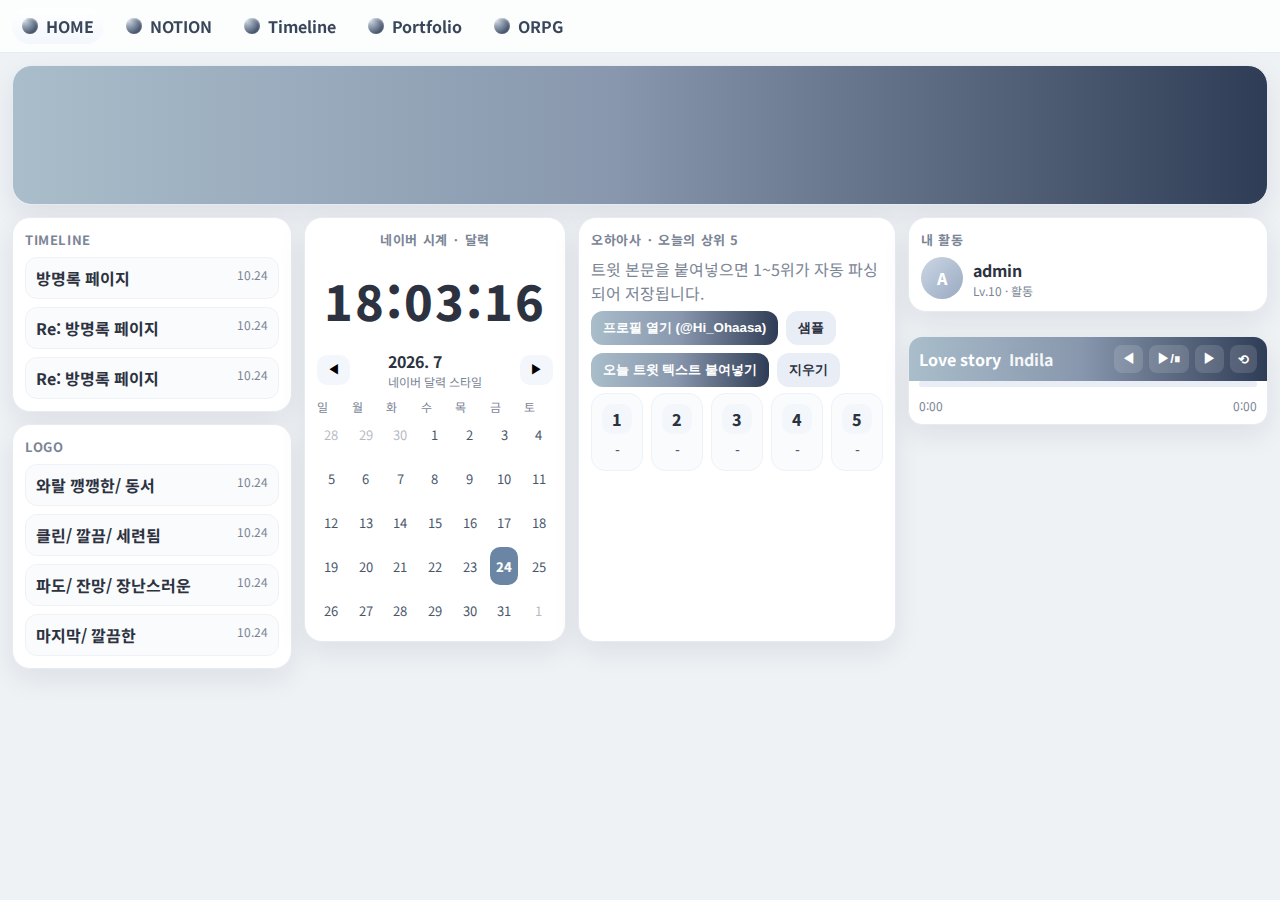
<file: homepageexperiment.html>
<!doctype html>
<html lang="ko">
<head>
<meta charset="utf-8" />
<meta name="viewport" content="width=device-width,initial-scale=1" />
<title>★ HOME</title>
<link rel="preconnect" href="https://fonts.googleapis.com" />
<link href="https://fonts.googleapis.com/css2?family=Noto+Sans+KR:wght@300;400;600;700&display=swap" rel="stylesheet" />
<style>
  :root{
    --bg:#eef2f5; --surface:#fff; --ink:#2c3240; --muted:#7b8596; --line:#e6ebf3;
    --grad:linear-gradient(90deg,#a9bdca 0%, #8897ad 48%, #2f3c55 100%);
    --dot-grad: radial-gradient(80% 80% at 20% 20%, #c6d2dd, #4a586f);
    --chip:#f3f7fb; --shadow:0 10px 28px rgba(20,30,50,.08);
    --radius:18px; --gap:12px; /* 간격 더 축소 */
  }
  *{box-sizing:border-box}
  body{margin:0;background:var(--bg);color:var(--ink);font-family:"Noto Sans KR",system-ui,-apple-system,Segoe UI,Roboto,sans-serif}

  /* NAV – 좌우 간격 더 줄임, 동그라미 토글 */
  .nav{position:sticky;top:0;z-index:20;background:rgba(255,255,255,.82);backdrop-filter:blur(6px);border-bottom:1px solid var(--line)}
  .nav-inner{max-width:1280px;margin:0 auto;padding:8px 12px;display:flex;gap:12px;align-items:center}
  .nav a{display:inline-flex;align-items:center;gap:8px;padding:6px 10px;border-radius:999px;font-weight:700;color:#39465a;text-decoration:none}
  .nav a .dot{width:16px;height:16px;border-radius:50%;background:var(--dot-grad);box-shadow:inset 0 1px 2px rgba(255,255,255,.5)}
  .nav a.active{background:linear-gradient(180deg,#fff,#f3f7fc)}

  /* BANNER – 깔끔한 그라데이션 */
  .banner{max-width:1280px;margin:12px auto 0;padding:0 12px}
  .banner-box{height:140px;border-radius:20px;overflow:hidden;border:1px solid var(--line);box-shadow:var(--shadow);background:var(--grad)}

  /* GRID – 좌우 여백/칸 간격 축소 */
  .grid{max-width:1280px;margin:12px auto 40px;padding:0 12px;display:grid;gap:var(--gap);
        grid-template-columns:280px 1fr 360px;grid-template-areas:"left center right";align-items:start}
  .card{background:var(--surface);border:1px solid var(--line);border-radius:var(--radius);box-shadow:var(--shadow);padding:12px}
  .card h3{margin:0 0 8px;font-size:13px;letter-spacing:.6px;color:var(--muted);text-transform:uppercase}

  .left{grid-area:left;display:grid;gap:var(--gap)}
  .center{grid-area:center;display:grid;gap:var(--gap);grid-template-columns:1fr 1fr}
  .right{grid-area:right;display:grid;gap:var(--gap)}

  /* 리스트 */
  .list{display:flex;flex-direction:column;gap:8px}
  .item{display:flex;justify-content:space-between;gap:8px;padding:8px 10px;border-radius:12px;background:#fafbfd;border:1px solid #eef2f8}
  .item span{font-size:12px;color:var(--muted)}

  /* ── 네이버 시계 + 달력 카드 ── */
  .clock-card{display:grid;grid-template-rows:auto 1fr;align-items:center;justify-items:center}
  #clock{font-size:48px;font-weight:800;letter-spacing:2px;margin:8px 0 6px}
  .calendar{width:100%;max-width:440px}
  .cal-head{display:flex;align-items:center;justify-content:space-between;margin:8px 0}
  .cal-head button{border:none;background:var(--chip);padding:6px 10px;border-radius:10px;cursor:pointer}
  .cal-grid{display:grid;grid-template-columns:repeat(7,1fr);gap:6px}
  .cal-cell{height:38px;display:flex;align-items:center;justify-content:center;border-radius:10px;font-size:13px;color:#4a566c}
  .cal-cell.muted{opacity:.4}
  .cal-cell.today{background:#6b86a4;color:#fff;font-weight:800}
  .weekday{font-size:12px;color:var(--muted);text-transform:uppercase}

  /* 오하아사 카드(붙여넣기 파싱 유지) */
  .ohaasa .row{display:flex;gap:8px;flex-wrap:wrap}
  .btn{background:var(--grad);color:#fff;border:none;padding:8px 12px;border-radius:12px;cursor:pointer;font-weight:700}
  .btn.ghost{background:#e9edf6;color:#2c3240}
  .desc{color:var(--muted);margin:0 0 6px}
  .grid5{display:grid;grid-template-columns:repeat(5,1fr);gap:8px}
  .rank{display:grid;grid-template-rows:auto 1fr;gap:6px;align-items:start;justify-items:center;border:1px solid #eef2f8;background:#fafbfd;border-radius:14px;padding:10px}
  .badge{width:30px;height:30px;border-radius:10px;background:var(--chip);display:grid;place-items:center;font-weight:800}
  .name{font-size:14px;text-align:center;color:#39465a}
  .date{font-size:12px;color:var(--muted);margin-top:6px;text-align:right}

  /* 우측 패널: 유튜브 세로 줄임 + sticky 고정 */
  .player{position:sticky; top:12px; border-radius:14px; overflow:hidden; padding:0; border:1px solid var(--line)}
  .player-head{padding:8px 10px;background:var(--grad);color:#fff;display:flex;align-items:center;justify-content:space-between;gap:8px}
  .player-title{display:flex;gap:8px;align-items:center;font-weight:700}
  .ctrls{display:flex;gap:6px}
  .ctrls button{border:none;background:#ffffff22;color:#fff;padding:5px 8px;border-radius:8px;cursor:pointer;font-weight:600}
  #ytWrap{width:100%;height:200px} /* ← 세로 줄임 */
  .bar-wrap{height:6px;background:#e9eef6;margin:0 10px 10px;border-radius:999px;overflow:hidden}
  .bar{height:100%;width:0%;background:linear-gradient(90deg,#cfe0ff,#90a7d6,#5c6d93)}
  .meta{display:flex;justify-content:space-between;padding:0 10px 10px;font-size:12px;color:var(--muted)}

  @media (max-width: 1100px){
    .grid{grid-template-columns:1fr;grid-template-areas:"center" "left" "right"}
    .center{grid-template-columns:1fr}
    .grid5{grid-template-columns:repeat(2,1fr)}
  }
</style>
</head>
<body>
  <!-- NAV -->
  <div class="nav">
    <div class="nav-inner">
      <a class="active" href="#"><span class="dot"></span>HOME</a>
      <a href="#"><span class="dot"></span>NOTION</a>
      <a href="#"><span class="dot"></span>Timeline</a>
      <a href="#"><span class="dot"></span>Portfolio</a>
      <a href="#"><span class="dot"></span>ORPG</a>
    </div>
  </div>

  <!-- BANNER -->
  <div class="banner"><div class="banner-box"></div></div>

  <!-- GRID -->
  <div class="grid">
    <!-- LEFT -->
    <div class="left">
      <div class="card">
        <h3>Timeline</h3>
        <div class="list">
          <div class="item"><b>방명록 페이지</b><span>10.24</span></div>
          <div class="item"><b>Re: 방명록 페이지</b><span>10.24</span></div>
          <div class="item"><b>Re: 방명록 페이지</b><span>10.24</span></div>
        </div>
      </div>
      <div class="card">
        <h3>LOGO</h3>
        <div class="list">
          <div class="item"><b>와랄 깽깽한/ 동서</b><span>10.24</span></div>
          <div class="item"><b>클린/ 깔끔/ 세련됨</b><span>10.24</span></div>
          <div class="item"><b>파도/ 잔망/ 장난스러운</b><span>10.24</span></div>
          <div class="item"><b>마지막/ 깔끔한</b><span>10.24</span></div>
        </div>
      </div>
    </div>

    <!-- CENTER -->
    <div class="center">
      <!-- 네이버 시계 + 달력 -->
      <div class="card clock-card">
        <h3>네이버 시계 · 달력</h3>
        <div id="clock">--:--:--</div>
        <div class="calendar">
          <div class="cal-head">
            <button id="prevM">◀</button>
            <div>
              <strong id="calTitle">2025. 11</strong>
              <div style="font-size:12px;color:var(--muted);text-align:center">네이버 달력 스타일</div>
            </div>
            <button id="nextM">▶</button>
          </div>
          <div class="cal-grid" id="weekday">
            <div class="weekday">일</div><div class="weekday">월</div><div class="weekday">화</div>
            <div class="weekday">수</div><div class="weekday">목</div><div class="weekday">금</div><div class="weekday">토</div>
          </div>
          <div class="cal-grid" id="calGrid"></div>
        </div>
      </div>

      <!-- 오하아사 (붙여넣기 파싱) -->
      <div class="card ohaasa">
        <h3>오하아사 · 오늘의 상위 5</h3>
        <p class="desc">트윗 본문을 붙여넣으면 1~5위가 자동 파싱되어 저장됩니다.</p>
        <div class="row" style="margin-bottom:6px">
          <button class="btn" onclick="openProfile()">프로필 열기 (@Hi_Ohaasa)</button>
          <button class="btn ghost" onclick="pasteSample()">샘플</button>
          <button class="btn" onclick="pasteToday()">오늘 트윗 텍스트 붙여넣기</button>
          <button class="btn ghost" onclick="clearRanks()">지우기</button>
        </div>
        <div class="grid5" id="grid5"></div>
        <div class="date" id="rankDate"></div>
      </div>
    </div>

    <!-- RIGHT -->
    <div class="right">
      <div class="card" style="margin-bottom:var(--gap)">
        <h3>내 활동</h3>
        <div style="display:flex;gap:10px;align-items:center">
          <div style="width:42px;height:42px;border-radius:50%;background:linear-gradient(135deg,#ccd7e4,#99a9c2);display:grid;place-items:center;color:#fff;font-weight:800">A</div>
          <div><div style="font-weight:700">admin</div><div style="font-size:12px;color:var(--muted)">Lv.10 · 활동</div></div>
        </div>
      </div>

      <!-- 유튜브 (세로 축소 + sticky) -->
      <div class="card player">
        <div class="player-head">
          <div class="player-title"><span id="trackTitle">Love story</span><span id="trackArtist" style="opacity:.9">Indila</span></div>
          <div class="ctrls">
            <button id="prevBtn">◀</button>
            <button id="playBtn">▶︎/⏸</button>
            <button id="nextBtn">▶</button>
            <button id="loopBtn">⟲</button>
          </div>
        </div>
        <div id="ytWrap" style="display:none"><div id="player"></div></div>
        <div class="bar-wrap" id="seekWrap"><div class="bar" id="bar"></div></div>
        <div class="meta"><span id="elapsed">0:00</span><span id="duration">0:00</span></div>
      </div>
    </div>
  </div>

<script>
/* ===== CLOCK (네이버 스타일 디지털) ===== */
const clockEl=document.getElementById('clock');
const two=n=>String(n).padStart(2,'0');
function tick(){const d=new Date();clockEl.textContent=`${two(d.getHours())}:${two(d.getMinutes())}:${two(d.getSeconds())}`;}
setInterval(tick,1000); tick();

/* ===== CALENDAR ===== */
const calTitle=document.getElementById('calTitle');
const calGrid=document.getElementById('calGrid');
let view=new Date(); view.setDate(1);
function renderCalendar(){
  calGrid.innerHTML='';
  const y=view.getFullYear(), m=view.getMonth();
  calTitle.textContent=`${y}. ${m+1}`;
  const first=new Date(y,m,1), start=first.getDay();
  const last=new Date(y,m+1,0).getDate();
  const prevLast=new Date(y,m,0).getDate();
  for(let i=0;i<start;i++){ addCell(prevLast-start+1+i,true); }
  const today=new Date();
  for(let d=1; d<=last; d++){
    const c=addCell(d,false);
    if(y===today.getFullYear() && m===today.getMonth() && d===today.getDate()) c.classList.add('today');
  }
  const filled=start+last;
  for(let i=0;i<(7-(filled%7))%7;i++){ addCell(i+1,true); }
}
function addCell(text,muted){
  const c=document.createElement('div');
  c.className='cal-cell'+(muted?' muted':''); c.textContent=text; calGrid.appendChild(c); return c;
}
document.getElementById('prevM').onclick=()=>{view.setMonth(view.getMonth()-1);renderCalendar();}
document.getElementById('nextM').onclick=()=>{view.setMonth(view.getMonth()+1);renderCalendar();}
renderCalendar();

/* ===== 오하아사 (붙여넣기 파싱 + 로컬 저장) ===== */
const KEY_RANKS='ohaasa_ranks_v1', KEY_DATE='ohaasa_date_v1';
const grid5=document.getElementById('grid5'), dateEl=document.getElementById('rankDate');

function openProfile(){ window.open('https://x.com/Hi_Ohaasa','_blank'); }
function renderRanks(r){
  grid5.innerHTML='';
  const list = r?.length ? r : [{rank:1,name:'-'},{rank:2,name:'-'},{rank:3,name:'-'},{rank:4,name:'-'},{rank:5,name:'-'}];
  list.forEach(v=>{
    const el=document.createElement('div');
    el.className='rank';
    el.innerHTML=`<div class="badge">${v.rank}</div><div class="name">${v.name}</div>`;
    grid5.appendChild(el);
  });
  dateEl.textContent = localStorage.getItem(KEY_DATE) || '';
}
function saveRanks(r){
  localStorage.setItem(KEY_RANKS, JSON.stringify(r));
  const d=new Date(); localStorage.setItem(KEY_DATE, `업데이트: ${d.getFullYear()}.${two(d.getMonth()+1)}.${two(d.getDate())}`);
}
function clearRanks(){ localStorage.removeItem(KEY_RANKS); localStorage.removeItem(KEY_DATE); renderRanks([]); }
function loadRanks(){ try{ renderRanks(JSON.parse(localStorage.getItem(KEY_RANKS)||'[]')); }catch{ renderRanks([]); } }

function parseFromText(text){
  const t=text.replace(/\r/g,'').trim();
  const rx=/([1-5])\s*위[\s:：\-–~]*([^\n\r]+)/g;
  let m,res=[];
  while((m=rx.exec(t))!==null){
    const rank=Number(m[1]);
    let name=m[2].trim().replace(/[\s·•\-–—]+$/,'');
    name=name.replace(/\s+[2-5]\s*위.*$/,'').trim();
    res[rank-1]={rank,name};
  }
  const top5=res.filter(Boolean).sort((a,b)=>a.rank-b.rank).slice(0,5);
  if(!top5.length){ alert('상위 5를 찾지 못했어요. 트윗 본문을 그대로 붙여넣어 주세요.'); return; }
  saveRanks(top5); renderRanks(top5);
}
function pasteToday(){
  const text=prompt('오늘자 트윗 본문을 붙여넣어 주세요.\n예) 1위 물고기자리 … 2위 … 3위 … 4위 … 5위 …');
  if(text) parseFromText(text);
}
function pasteSample(){
  parseFromText(`✨ 2025년 11월 9일 오하아사 전체순위 ✨
1위 물고기자리
2위 전갈자리
3위 게자리
4위 쌍둥이자리
5위 황소자리`);
}
loadRanks();

/* ===== YouTube (세로 200px, sticky) ===== */
const VIDEOS=[
  {id:'ScNNfyq3d_w',title:'Love story',artist:'Indila'},
  {id:'Zi_XLOBDo_Y',title:'夜に駆ける',artist:'YOASOBI'}
];
let idx=0, loop=false, player=null, timer=null, ytReady=false;

const tag=document.createElement('script'); tag.src="https://www.youtube.com/iframe_api"; document.body.appendChild(tag);
window.onYouTubeIframeAPIReady=function(){
  ytReady=true;
  player=new YT.Player('player',{height:'200',width:'560',videoId:VIDEOS[idx].id,playerVars:{playsinline:1,autoplay:0,controls:1,rel:0},events:{onReady:onReady,onStateChange:onState}});
  document.getElementById('ytWrap').style.display='block';
  setMeta();
};
function onReady(){ if(timer) clearInterval(timer); timer=setInterval(updateTimeUI,500); }
function onState(e){ if(e.data===YT.PlayerState.ENDED){ if(loop){player.seekTo(0);player.playVideo();} else next(); } }
function setMeta(){ document.getElementById('trackTitle').textContent=VIDEOS[idx].title; document.getElementById('trackArtist').textContent=VIDEOS[idx].artist; }
function load(i){ idx=(i+VIDEOS.length)%VIDEOS.length; player.loadVideoById(VIDEOS[idx].id); setMeta(); }
function playToggle(){ if(!ytReady) return; const s=player.getPlayerState(); if(s===YT.PlayerState.PLAYING) player.pauseVideo(); else player.playVideo(); }
function next(){ load(idx+1) } function prev(){ load(idx-1) }
function updateTimeUI(){ if(!player||typeof player.getDuration!=='function') return; const d=player.getDuration()||0; const c=player.getCurrentTime()||0; document.getElementById('bar').style.width=(d?c/d*100:0)+'%'; document.getElementById('elapsed').textContent=fmt(c); document.getElementById('duration').textContent=fmt(d); }
function fmt(s){const m=Math.floor(s/60),x=Math.floor(s%60);return `${m}:${String(x).padStart(2,'0')}`;}
document.getElementById('playBtn').onclick=playToggle;
document.getElementById('nextBtn').onclick=next;
document.getElementById('prevBtn').onclick=prev;
document.getElementById('loopBtn').onclick=()=>{ loop=!loop; document.getElementById('loopBtn').style.opacity=loop?1:.6; };
document.getElementById('seekWrap').addEventListener('click',e=>{ if(!player) return; const r=e.currentTarget.getBoundingClientRect(); const ratio=(e.clientX-r.left)/r.width; player.seekTo(ratio*(player.getDuration()||0),true); });
</script>
</body>
</html>
</file>
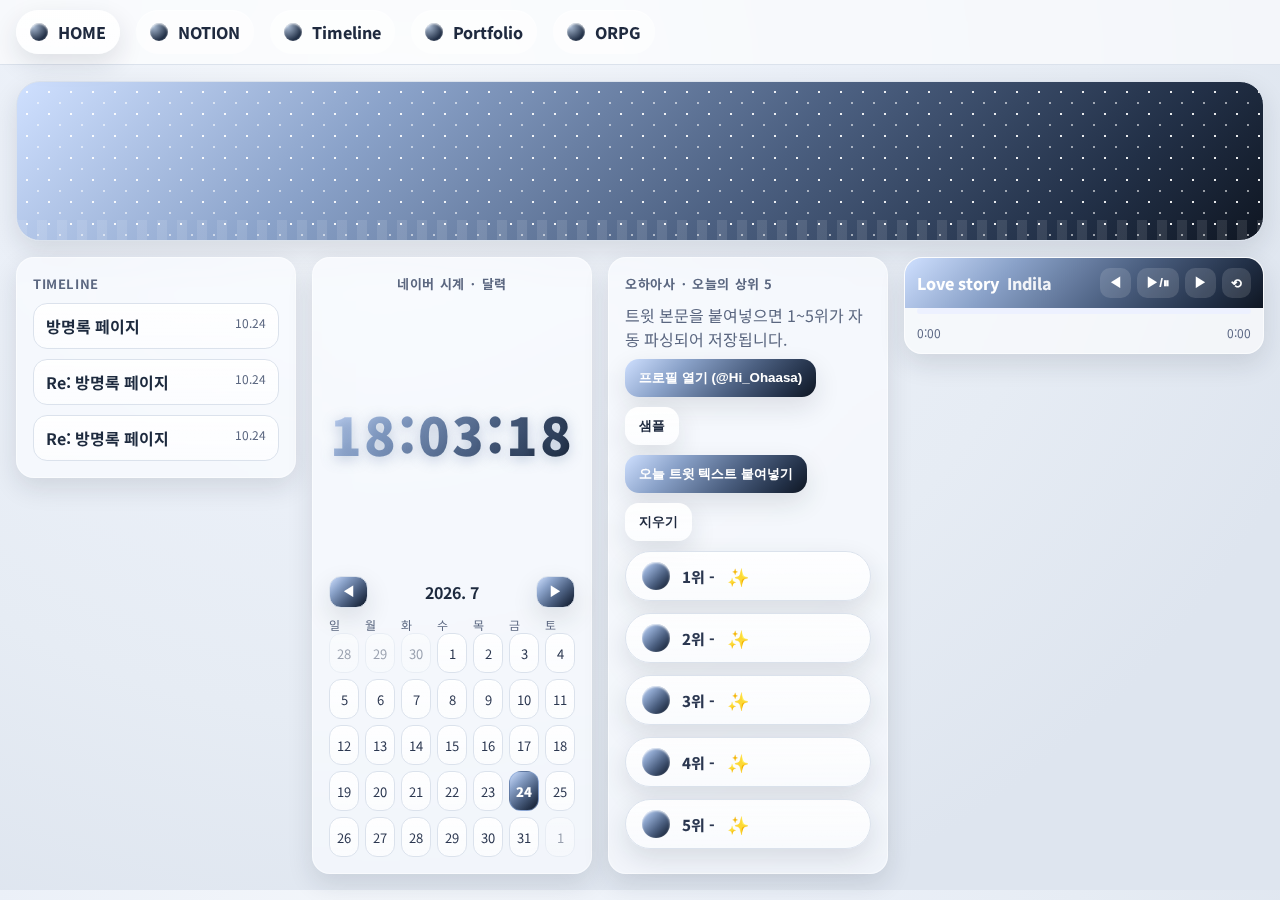
<file: SADFASFD.HTML>
<!doctype html>
<html lang="ko">
<head>
<meta charset="utf-8" />
<meta name="viewport" content="width=device-width,initial-scale=1" />
<title>★ HOME – Blue/Black Unified</title>
<link rel="preconnect" href="https://fonts.googleapis.com" />
<link href="https://fonts.googleapis.com/css2?family=Noto+Sans+KR:wght@300;400;600;700;900&display=swap" rel="stylesheet" />
<style>
:root{
  /* 파랑→검정 통일 팔레트 */
  --blueblack: linear-gradient(135deg, #cfe0ff 0%, #8aa2c9 28%, #4b5f80 60%, #223047 85%, #0f1622 100%);
  --dot-grad: radial-gradient(80% 80% at 20% 20%, #a9bbd3, #223047);
  --bg: radial-gradient(1000px 900px at 30% 10%, #f4f7fb 0%, #ebf0f8 40%, #e6ecf4 70%, #dee5ef 100%);
  --ink: #1d2a3e; --muted:#5b6780; --line:#dbe2ec;
  --glass: rgba(255,255,255,.58);
  --radius:18px; --gap:16px; --shadow:0 10px 26px rgba(24,34,50,.12);
}
*{box-sizing:border-box}
body{margin:0;font-family:"Noto Sans KR",system-ui,-apple-system,Segoe UI,Roboto,sans-serif;color:var(--ink);background:var(--bg);}

/* NAV */
.nav{position:sticky;top:0;z-index:20;background:rgba(255,255,255,.62);backdrop-filter:blur(12px);border-bottom:1px solid var(--line)}
.nav-inner{max-width:1280px;margin:0 auto;padding:10px 16px;display:flex;gap:16px;align-items:center}
.nav a{display:inline-flex;align-items:center;gap:10px;padding:10px 14px;border-radius:999px;font-weight:800;color:#1f2a3f;text-decoration:none;background:rgba(255,255,255,.55);box-shadow:inset 0 1px 0 rgba(255,255,255,.6)}
.nav a .dot{width:18px;height:18px;border-radius:50%;background:var(--dot-grad);box-shadow:inset 0 1px 2px rgba(255,255,255,.85)}
.nav a.active{background:linear-gradient(180deg,rgba(255,255,255,.92),rgba(255,255,255,.7));box-shadow:var(--shadow)}

/* BANNER (파랑→검정 통일) */
.banner{max-width:1280px;margin:var(--gap) auto;padding:0 16px}
.banner-box{
  height:160px;border-radius:24px;overflow:hidden;border:1px solid var(--line);
  background:
    radial-gradient(3px 3px at 10px 10px, rgba(255,255,255,.9) 30%, transparent 35%) 0 0/22px 22px,
    radial-gradient(3px 3px at 10px 10px, rgba(255,255,255,.55) 30%, transparent 35%) 11px 11px/22px 22px,
    var(--blueblack);
  position:relative;box-shadow:var(--shadow)
}
.banner-box::after{
  content:"";position:absolute;left:0;right:0;bottom:0;height:20px;
  background:repeating-linear-gradient(90deg,rgba(255,255,255,.25) 0 10px,rgba(255,255,255,0) 10px 20px);
  opacity:.4
}

/* GRID */
.grid{max-width:1280px;margin:var(--gap) auto;padding:0 16px;display:grid;gap:var(--gap);grid-template-columns:280px 1fr 360px;align-items:start}
.card{background:var(--glass);border:1px solid rgba(255,255,255,.5);border-radius:var(--radius);box-shadow:var(--shadow);padding:16px;backdrop-filter:blur(14px) saturate(140%)}
.card h3{margin:0 0 10px;font-size:13px;letter-spacing:.6px;color:var(--muted);text-transform:uppercase}
.left{display:grid;gap:var(--gap)} .center{display:grid;gap:var(--gap);grid-template-columns:1fr 1fr} .right{display:grid;gap:var(--gap)}

/* 리스트 */
.list{display:flex;flex-direction:column;gap:10px}
.item{display:flex;justify-content:space-between;gap:8px;padding:10px 12px;border-radius:14px;background:linear-gradient(180deg,rgba(255,255,255,.9),rgba(255,255,255,.6));border:1px solid var(--line);box-shadow:inset 0 1px 0 rgba(255,255,255,.7)}
.item span{font-size:12px;color:var(--muted)}

/* 시계/달력 */
.clock-card{display:grid;grid-template-rows:auto 1fr;align-items:center;justify-items:center}
#clock{font-size:52px;font-weight:900;letter-spacing:2px;margin:6px 0 10px;background:var(--blueblack);-webkit-background-clip:text;background-clip:text;color:transparent;text-shadow:0 3px 14px rgba(80,110,150,.35)}
.calendar{width:100%;max-width:460px}
.cal-head{display:flex;align-items:center;justify-content:space-between;margin:8px 0}
.cal-head button{border:1px solid var(--line);background:var(--blueblack);color:#fff;font-weight:700;padding:6px 12px;border-radius:12px;cursor:pointer;box-shadow:var(--shadow)}
.cal-grid{display:grid;grid-template-columns:repeat(7,1fr);gap:6px}
.cal-cell{height:40px;display:flex;align-items:center;justify-content:center;border-radius:12px;font-size:13px;color:#2b3750;background:linear-gradient(180deg,rgba(255,255,255,.9),rgba(255,255,255,.65));border:1px solid var(--line)}
.cal-cell.muted{opacity:.45}
.cal-cell.today{background:var(--blueblack);color:#fff;font-weight:900;border:1px solid rgba(130,160,210,.6)}
.weekday{font-size:12px;color:var(--muted)}

/* 오하아사(세로 줄바꿈, 파랑→검정 칩) */
.ohaasa .row{display:flex;gap:10px;flex-wrap:wrap}
.btn{border:none;padding:10px 14px;border-radius:14px;cursor:pointer;font-weight:800;color:#fff;background:var(--blueblack);box-shadow:var(--shadow)}
.btn.ghost{background:linear-gradient(180deg,rgba(255,255,255,.96),rgba(255,255,255,.65));color:#1f2a3f}
.desc{color:var(--muted);margin:2px 0 8px}
.rank-list{display:flex;flex-direction:column;gap:12px;margin-top:10px}
.rank-item{display:flex;align-items:center;gap:12px;padding:10px 16px;border-radius:999px;background:linear-gradient(180deg,rgba(255,255,255,.9),rgba(255,255,255,.55));border:1px solid var(--line);box-shadow:var(--shadow)}
.rank-dot{width:28px;height:28px;border-radius:50%;background:var(--blueblack);box-shadow:inset 0 1px 2px rgba(255,255,255,.85)}
.rank-text{font-weight:800;color:#2b3750;font-size:15px}
.rank-emoji{font-size:18px}

/* 유튜브 플레이어(고정) */
.player{position:sticky;top:16px;border-radius:18px;overflow:hidden;padding:0;border:1px solid rgba(255,255,255,.6);background:rgba(255,255,255,.6);box-shadow:var(--shadow);backdrop-filter:blur(10px)}
.player-head{padding:10px 12px;background:var(--blueblack);color:#fff;display:flex;align-items:center;justify-content:space-between;gap:8px}
.player-title{display:flex;gap:8px;align-items:center;font-weight:800}
.ctrls{display:flex;gap:6px}
.ctrls button{border:none;background:#ffffff22;color:#fff;padding:6px 9px;border-radius:10px;cursor:pointer;font-weight:800}
#ytWrap{width:100%;height:200px}
.bar-wrap{height:6px;background:rgba(235,240,255,.85);margin:0 12px 10px;border-radius:999px;overflow:hidden}
.bar{height:100%;width:0%;background:var(--blueblack)}
.meta{display:flex;justify-content:space-between;padding:0 12px 12px;font-size:12px;color:#5e6a86}

@media (max-width:1100px){
  .grid{grid-template-columns:1fr;gap:18px}
  .center{grid-template-columns:1fr}
}
</style>
</head>
<body>
  <!-- NAV -->
  <div class="nav">
    <div class="nav-inner">
      <a class="active" href="#"><span class="dot"></span>HOME</a>
      <a href="#"><span class="dot"></span>NOTION</a>
      <a href="#"><span class="dot"></span>Timeline</a>
      <a href="#"><span class="dot"></span>Portfolio</a>
      <a href="#"><span class="dot"></span>ORPG</a>
    </div>
  </div>

  <!-- BANNER -->
  <div class="banner"><div class="banner-box"></div></div>

  <!-- GRID -->
  <div class="grid">
    <!-- LEFT -->
    <div class="left">
      <div class="card">
        <h3>Timeline</h3>
        <div class="list">
          <div class="item"><b>방명록 페이지</b><span>10.24</span></div>
          <div class="item"><b>Re: 방명록 페이지</b><span>10.24</span></div>
          <div class="item"><b>Re: 방명록 페이지</b><span>10.24</span></div>
        </div>
      </div>
    </div>

    <!-- CENTER -->
    <div class="center">
      <!-- 시계 + 달력 -->
      <div class="card clock-card">
        <h3>네이버 시계 · 달력</h3>
        <div id="clock">--:--:--</div>
        <div class="calendar">
          <div class="cal-head">
            <button id="prevM">◀</button>
            <div><strong id="calTitle">2025. 11</strong></div>
            <button id="nextM">▶</button>
          </div>
          <div class="cal-grid" id="weekday">
            <div class="weekday">일</div><div class="weekday">월</div><div class="weekday">화</div>
            <div class="weekday">수</div><div class="weekday">목</div><div class="weekday">금</div><div class="weekday">토</div>
          </div>
          <div class="cal-grid" id="calGrid"></div>
        </div>
      </div>

      <!-- 오하아사 -->
      <div class="card ohaasa">
        <h3>오하아사 · 오늘의 상위 5</h3>
        <p class="desc">트윗 본문을 붙여넣으면 1~5위가 자동 파싱되어 저장됩니다.</p>
        <div class="row">
          <button class="btn" onclick="openProfile()">프로필 열기 (@Hi_Ohaasa)</button>
          <button class="btn ghost" onclick="pasteSample()">샘플</button>
          <button class="btn" onclick="pasteToday()">오늘 트윗 텍스트 붙여넣기</button>
          <button class="btn ghost" onclick="clearRanks()">지우기</button>
        </div>
        <div class="rank-list" id="rankList"></div>
        <div class="date" id="rankDate" style="margin-top:8px;color:#5e6a86"></div>
      </div>
    </div>

    <!-- RIGHT -->
    <div class="right">
      <div class="card player">
        <div class="player-head">
          <div class="player-title"><span id="trackTitle">Love story</span><span id="trackArtist" style="opacity:.9">Indila</span></div>
          <div class="ctrls">
            <button id="prevBtn">◀</button>
            <button id="playBtn">▶︎/⏸</button>
            <button id="nextBtn">▶</button>
            <button id="loopBtn">⟲</button>
          </div>
        </div>
        <div id="ytWrap" style="display:none"><div id="player"></div></div>
        <div class="bar-wrap" id="seekWrap"><div class="bar" id="bar"></div></div>
        <div class="meta"><span id="elapsed">0:00</span><span id="duration">0:00</span></div>
      </div>
    </div>
  </div>

<script>
/* ===== CLOCK ===== */
const clockEl=document.getElementById('clock');const two=n=>String(n).padStart(2,'0');
function tick(){const d=new Date();clockEl.textContent=`${two(d.getHours())}:${two(d.getMinutes())}:${two(d.getSeconds())}`;}
setInterval(tick,1000);tick();

/* ===== CALENDAR ===== */
const calTitle=document.getElementById('calTitle');const calGrid=document.getElementById('calGrid');
let view=new Date();view.setDate(1);
function renderCalendar(){
  calGrid.innerHTML='';
  const y=view.getFullYear(),m=view.getMonth();calTitle.textContent=`${y}. ${m+1}`;
  const first=new Date(y,m,1),start=first.getDay();
  const last=new Date(y,m+1,0).getDate();
  const prevLast=new Date(y,m,0).getDate();
  for(let i=0;i<start;i++) addCell(prevLast-start+1+i,true);
  const today=new Date();
  for(let d=1;d<=last;d++){const c=addCell(d,false);if(y===today.getFullYear()&&m===today.getMonth()&&d===today.getDate()) c.classList.add('today');}
  const filled=start+last;for(let i=0;i<(7-(filled%7))%7;i++) addCell(i+1,true);
}
function addCell(text,muted){const c=document.createElement('div');c.className='cal-cell'+(muted?' muted':'');c.textContent=text;calGrid.appendChild(c);return c;}
document.getElementById('prevM').onclick=()=>{view.setMonth(view.getMonth()-1);renderCalendar();}
document.getElementById('nextM').onclick=()=>{view.setMonth(view.getMonth()+1);renderCalendar();}
renderCalendar();

/* ===== OHAASA ===== */
const KEY_RANKS='ohaasa_ranks_blueUnified',KEY_DATE='ohaasa_date_blueUnified';
const list=document.getElementById('rankList'),dateEl=document.getElementById('rankDate');
function openProfile(){window.open('https://x.com/Hi_Ohaasa','_blank');}
function renderRanks(ranks){
  list.innerHTML='';
  (ranks?.length?ranks:[{rank:1,name:'-'},{rank:2,name:'-'},{rank:3,name:'-'},{rank:4,name:'-'},{rank:5,name:'-'}])
    .forEach(r=>{
      const el=document.createElement('div');
      el.className='rank-item';
      el.innerHTML=`<span class="rank-dot"></span><span class="rank-text">${r.rank}위 ${r.name}</span><span class="rank-emoji">${zodiacEmoji(r.name)}</span>`;
      list.appendChild(el);
    });
  dateEl.textContent=localStorage.getItem(KEY_DATE)||'';
}
function saveRanks(r){
  localStorage.setItem(KEY_RANKS,JSON.stringify(r));
  const d=new Date();localStorage.setItem(KEY_DATE,`업데이트: ${d.getFullYear()}.${two(d.getMonth()+1)}.${two(d.getDate())}`);
}
function clearRanks(){localStorage.removeItem(KEY_RANKS);localStorage.removeItem(KEY_DATE);renderRanks([]);}
function loadRanks(){try{renderRanks(JSON.parse(localStorage.getItem(KEY_RANKS)||'[]'));}catch{renderRanks([]);}}
function parseFromText(text){
  const t=text.replace(/\r/g,'').trim();const rx=/([1-5])\s*위[\s:：\-–~]*([^\n\r]+)/g;let m,res=[];
  while((m=rx.exec(t))!==null){const rank=+m[1];let name=m[2].trim().replace(/[\s·•\-–—]+$/,'');name=name.replace(/\s+[2-5]\s*위.*$/,'').trim();res[rank-1]={rank,name};}
  const top5=res.filter(Boolean).sort((a,b)=>a.rank-b.rank).slice(0,5);
  if(!top5.length){alert('상위 5를 찾지 못했어요. 트윗 본문을 그대로 붙여넣어 주세요.');return;}
  saveRanks(top5);renderRanks(top5);
}
function pasteToday(){const text=prompt('오늘자 트윗 본문을 붙여넣어 주세요.\n예) 1위 양자리 … 2위 … 3위 … 4위 … 5위 …');if(text) parseFromText(text);}
function pasteSample(){parseFromText(`1위 양자리\n2위 물병자리\n3위 게자리\n4위 처녀자리\n5위 황소자리`);}
function zodiacEmoji(name){
  const n=(name||'').replace('자리','').trim();
  const map={'양':'♈︎','황소':'♉︎','쌍둥이':'♊︎','게':'♋︎','사자':'♌︎','처녀':'♍︎','천칭':'♎︎','전갈':'♏︎','사수':'♐︎','염소':'♑︎','물병':'♒︎','물고기':'♓︎','-':'✨'};
  for(const k in map) if(n.startsWith(k)) return map[k]; return '✨';
}
loadRanks();

/* ===== YouTube (nocookie + sticky) ===== */
const VIDEOS=[{id:'ScNNfyq3d_w',title:'Love story',artist:'Indila'},{id:'Zi_XLOBDo_Y',title:'夜に駆ける',artist:'YOASOBI'}];
let idx=0, loop=false, player=null, timer=null, ytReady=false;
const tag=document.createElement('script');tag.src="https://www.youtube.com/iframe_api";document.body.appendChild(tag);
window.onYouTubeIframeAPIReady=function(){
  ytReady=true;
  player=new YT.Player('player',{height:'200',width:'560',videoId:VIDEOS[idx].id,host:'https://www.youtube-nocookie.com',
    playerVars:{playsinline:1,autoplay:0,controls:1,rel:0,origin:location.origin},
    events:{onReady:onReady,onStateChange:onState,onError:onError}});
  document.getElementById('ytWrap').style.display='block'; setMeta();
};
function onError(e){console.warn('YouTube error:',e.data);next();}
function onReady(){if(timer) clearInterval(timer);timer=setInterval(updateTimeUI,500);}
function onState(e){if(e.data===YT.PlayerState.ENDED){if(loop){player.seekTo(0);player.playVideo();}else next();}}
function setMeta(){document.getElementById('trackTitle').textContent=VIDEOS[idx].title;document.getElementById('trackArtist').textContent=VIDEOS[idx].artist;}
function load(i){idx=(i+VIDEOS.length)%VIDEOS.length;player.loadVideoById(VIDEOS[idx].id);setMeta();}
function playToggle(){if(!ytReady) return;const s=player.getPlayerState();if(s===YT.PlayerState.PLAYING) player.pauseVideo(); else player.playVideo();}
function next(){load(idx+1)} function prev(){load(idx-1)}
function updateTimeUI(){if(!player||typeof player.getDuration!=='function') return;const d=player.getDuration()||0,c=player.getCurrentTime()||0;document.getElementById('bar').style.width=(d?c/d*100:0)+'%';document.getElementById('elapsed').textContent=fmt(c);document.getElementById('duration').textContent=fmt(d);}
function fmt(s){const m=Math.floor(s/60),x=Math.floor(s%60);return `${m}:${String(x).padStart(2,'0')}`;}
document.getElementById('playBtn').onclick=playToggle;
document.getElementById('nextBtn').onclick=next;
document.getElementById('prevBtn').onclick=prev;
document.getElementById('loopBtn').onclick=()=>{loop=!loop;document.getElementById('loopBtn').style.opacity=loop?1:.6;};
document.getElementById('seekWrap').addEventListener('click',e=>{if(!player) return;const r=e.currentTarget.getBoundingClientRect();const ratio=(e.clientX-r.left)/r.width;player.seekTo(ratio*(player.getDuration()||0),true);});
</script>
</body>
</html>
</file>
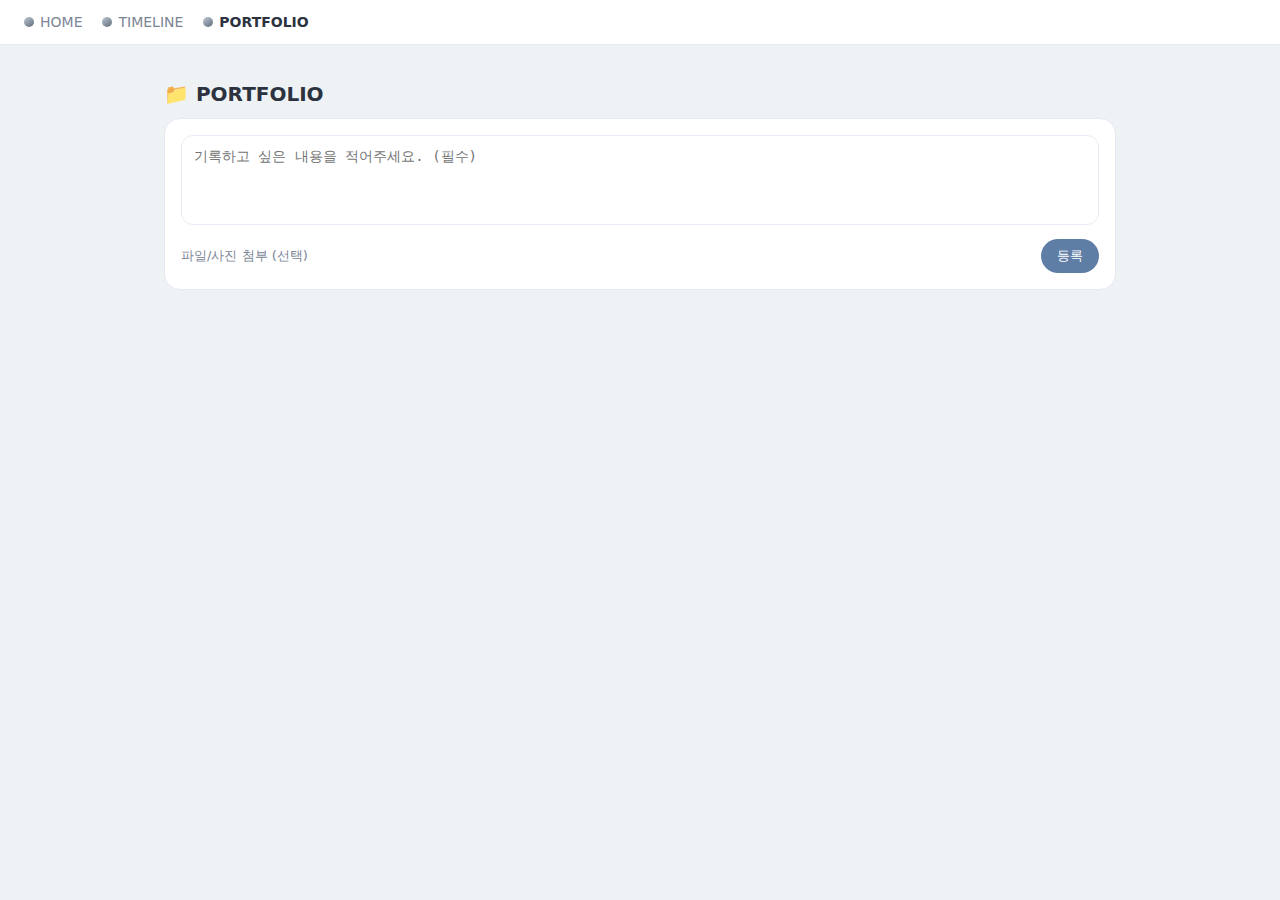
<file: my-homepage/portfolio.html>
<!doctype html>
<html lang="ko">
<head>
<meta charset="utf-8" />
<meta name="viewport" content="width=device-width, initial-scale=1" />
<title>PORTFOLIO</title>

<style>
:root{
  --bg:#eef2f5; --card:#fff; --ink:#2c3240;
  --muted:#7b8596; --line:#e6ebf3; --accent:#5f7ea6;
}
*{box-sizing:border-box}
body{
  margin:0; font-family:"Noto Sans KR",system-ui,sans-serif;
  background:var(--bg); color:var(--ink);
}

/* nav */
.nav{
  display:flex; gap:20px; padding:14px 24px;
  background:#fff; border-bottom:1px solid var(--line);
}
.nav a{
  text-decoration:none; color:var(--muted); font-size:14px;
  display:flex; align-items:center; gap:6px;
}
.nav a.active{color:var(--ink); font-weight:600}
.dot{width:10px;height:10px;border-radius:50%;
  background:linear-gradient(145deg,#bfc9d6,#5f6b7a)}

/* layout */
main{max-width:1000px;margin:0 auto;padding:24px}
h1{font-size:20px;margin-bottom:12px}

/* write */
.write{
  background:var(--card); border-radius:16px;
  padding:16px; margin-bottom:20px;
  border:1px solid var(--line);
}
.write textarea{
  width:100%; min-height:90px; resize:none;
  border-radius:12px; border:1px solid var(--line);
  padding:12px; font-size:14px;
}
.write .actions{
  display:flex; justify-content:space-between;
  align-items:center; margin-top:10px;
}
.write label{
  font-size:13px; color:var(--muted); cursor:pointer;
}
.write input{display:none}
.write button{
  border:0; padding:8px 16px; border-radius:999px;
  background:var(--accent); color:#fff; cursor:pointer;
}

/* grid */
.grid{
  display:grid;
  grid-template-columns:repeat(auto-fill,minmax(240px,1fr));
  gap:16px;
}
.item{
  background:var(--card); border-radius:14px;
  border:1px solid var(--line); overflow:hidden;
}
.preview{
  height:140px; background:#f4f6f9;
  display:flex; align-items:center; justify-content:center;
}
.preview img{width:100%;height:100%;object-fit:cover}
.file{font-size:40px}
.meta{padding:12px}
.meta .text{
  font-size:14px; line-height:1.5; white-space:pre-wrap;
  margin-bottom:8px;
}
.meta .name{font-size:12px;color:var(--muted)}
.meta button{
  margin-top:8px; border:0; background:#e6ebf3;
  border-radius:8px; padding:6px 10px;
  font-size:12px; cursor:pointer;
}
</style>
</head>

<body>

<nav class="nav">
  <a href="index.html"><span class="dot"></span>HOME</a>
  <a href="timeline.html"><span class="dot"></span>TIMELINE</a>
  <a class="active" href="portfolio.html"><span class="dot"></span>PORTFOLIO</a>
</nav>

<main>
  <h1>📁 PORTFOLIO</h1>

  <!-- 작성 -->
  <section class="write">
    <textarea id="text" placeholder="기록하고 싶은 내용을 적어주세요. (필수)"></textarea>
    <div class="actions">
      <label>
        파일/사진 첨부 (선택)
        <input type="file" id="file">
      </label>
      <button onclick="addPost()">등록</button>
    </div>
  </section>

  <!-- 목록 -->
  <section class="grid" id="grid"></section>
</main>

<script>
const KEY = "portfolio_posts";
let posts = JSON.parse(localStorage.getItem(KEY) || "[]");

function save(){ localStorage.setItem(KEY, JSON.stringify(posts)); }

function render(){
  const grid = document.getElementById("grid");
  grid.innerHTML = "";

  posts.forEach((p,i)=>{
    const item = document.createElement("div");
    item.className="item";

    if(p.file){
      const prev = document.createElement("div");
      prev.className="preview";
      if(p.type.startsWith("image")){
        const img=document.createElement("img");
        img.src=p.file; prev.appendChild(img);
      }else{
        prev.innerHTML=`<div class="file">📄</div>`;
      }
      item.appendChild(prev);
    }

    const meta=document.createElement("div");
    meta.className="meta";
    meta.innerHTML=`
      <div class="text">${p.text}</div>
      ${p.name?`<div class="name">${p.name}</div>`:""}
      <button onclick="removePost(${i})">삭제</button>
    `;
    item.appendChild(meta);
    grid.appendChild(item);
  });
}

function addPost(){
  const textEl=document.getElementById("text");
  const fileEl=document.getElementById("file");
  const text=textEl.value.trim();
  if(!text) return;

  const post={ text, date:Date.now() };

  if(fileEl.files[0]){
    const f=fileEl.files[0];
    const r=new FileReader();
    r.onload=e=>{
      post.file=e.target.result;
      post.type=f.type;
      post.name=f.name;
      posts.unshift(post); save(); render();
    };
    r.readAsDataURL(f);
  }else{
    posts.unshift(post); save(); render();
  }

  textEl.value=""; fileEl.value="";
}

function removePost(i){
  posts.splice(i,1); save(); render();
}

render();
</script>

</body>
</html>
</file>
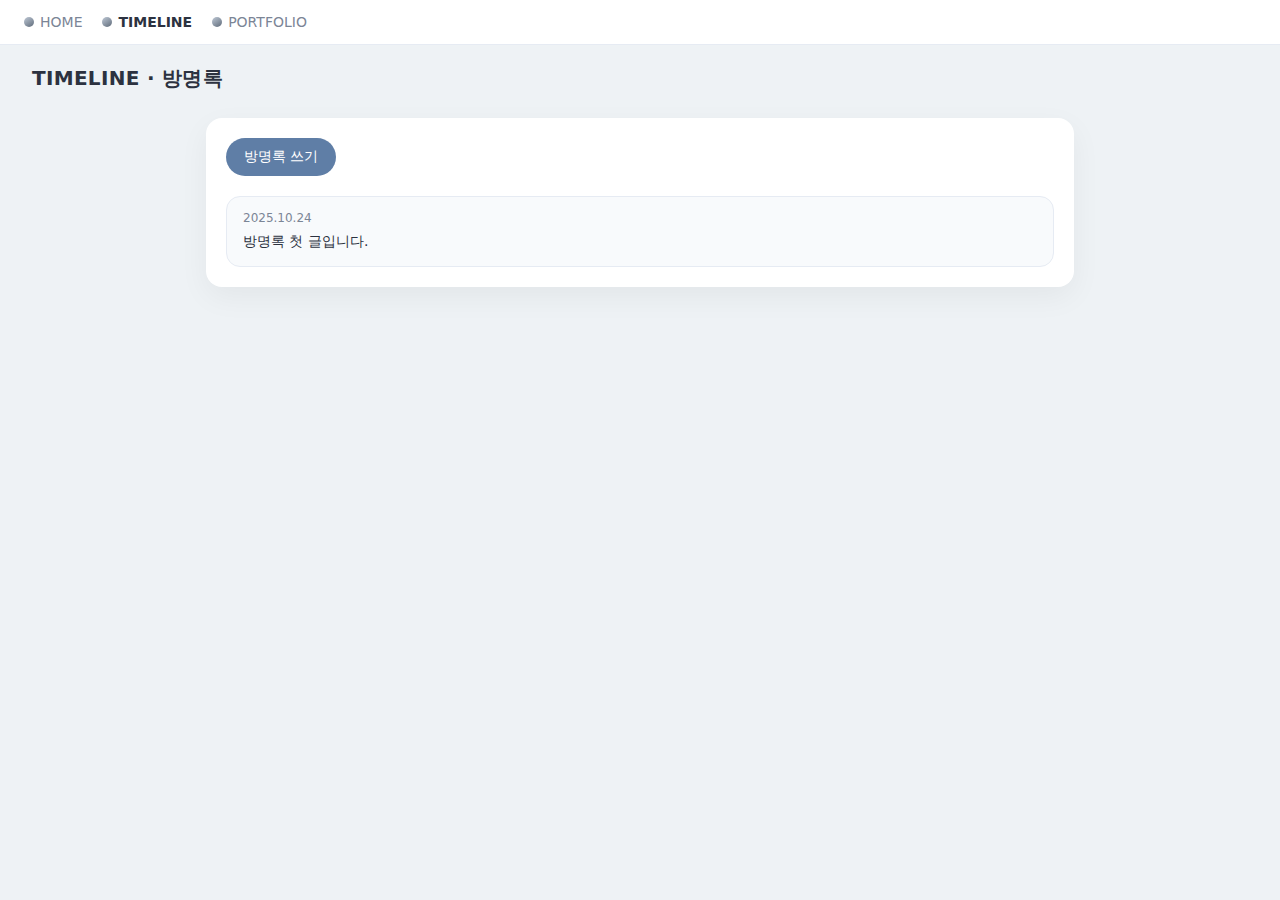
<file: my-homepage/timeline.html>
<!doctype html>
<html lang="ko">
<head>
<meta charset="utf-8" />
<meta name="viewport" content="width=device-width, initial-scale=1" />
<title>TIMELINE | 방명록</title>

<style>
:root{
  --bg:#eef2f5;
  --card:#ffffff;
  --ink:#2c3240;
  --muted:#7b8596;
  --line:#e6ebf3;
  --accent:#5f7ea6;
}

*{box-sizing:border-box}
body{
  margin:0;
  font-family: "Noto Sans KR", system-ui, sans-serif;
  background:var(--bg);
  color:var(--ink);
}

/* ===== 상단 네비 ===== */
.nav{
  display:flex;
  align-items:center;
  gap:20px;
  padding:14px 24px;
  background:#fff;
  border-bottom:1px solid var(--line);
}
.nav a{
  text-decoration:none;
  color:var(--muted);
  font-size:14px;
  display:flex;
  align-items:center;
  gap:6px;
}
.nav a.active{
  color:var(--ink);
  font-weight:600;
}
.dot{
  width:10px;
  height:10px;
  border-radius:50%;
  background:linear-gradient(145deg,#bfc9d6,#5f6b7a);
}

/* ===== 상단 타이틀 ===== */
header{
  padding:20px 32px 10px;
}
header h1{
  margin:0;
  font-size:20px;
  letter-spacing:0.3px;
}

/* ===== 전체 레이아웃 ===== */
main{
  max-width:900px;
  margin:0 auto;
  padding:16px;
}

/* ===== 방명록 카드 ===== */
.card{
  background:var(--card);
  border-radius:16px;
  padding:20px;
  box-shadow:0 10px 30px rgba(0,0,0,0.05);
}

/* ===== 버튼 ===== */
.btn{
  border:0;
  padding:10px 18px;
  border-radius:999px;
  background:var(--accent);
  color:white;
  font-size:14px;
  cursor:pointer;
}
.btn.secondary{
  background:#dbe3ec;
  color:#2c3240;
}

/* ===== 작성 영역 ===== */
.write-box{
  display:none;
  margin-top:16px;
  border-top:1px solid var(--line);
  padding-top:16px;
}
.write-box textarea{
  width:100%;
  min-height:80px;
  border-radius:12px;
  border:1px solid var(--line);
  padding:12px;
  resize:none;
  font-size:14px;
}
.write-actions{
  display:flex;
  justify-content:flex-end;
  gap:8px;
  margin-top:8px;
}

/* ===== 타임라인 ===== */
.timeline{
  margin-top:20px;
  display:flex;
  flex-direction:column;
  gap:12px;
}
.entry{
  padding:14px 16px;
  border-radius:14px;
  background:#f8fafc;
  border:1px solid var(--line);
}
.entry .meta{
  font-size:12px;
  color:var(--muted);
  margin-bottom:6px;
}
.entry .text{
  font-size:14px;
  line-height:1.5;
  white-space:pre-wrap;
}
</style>
</head>

<body>

<!-- 상단 네비 -->
<nav class="nav">
  <a href="index.html"><span class="dot"></span>HOME</a>
  <a class="active" href="timeline.html"><span class="dot"></span>TIMELINE</a>
  <a href="portfolio.html"><span class="dot"></span>PORTFOLIO</a>

</nav>

<header>
  <h1> TIMELINE · 방명록</h1>
</header>

<main>
  <section class="card">
    <button class="btn" onclick="toggleWrite()">방명록 쓰기</button>

    <!-- 작성 영역 -->
    <div class="write-box" id="writeBox">
      <textarea id="guestText" placeholder="하고 싶은 말을 남겨주세요."></textarea>
      <div class="write-actions">
        <button class="btn secondary" onclick="toggleWrite()">취소</button>
        <button class="btn" onclick="addEntry()">등록</button>
      </div>
    </div>

    <!-- 타임라인 -->
    <div class="timeline" id="timeline">
      <div class="entry">
        <div class="meta">2025.10.24</div>
        <div class="text">방명록 첫 글입니다.</div>
      </div>
    </div>
  </section>
</main>

<script>
function toggleWrite(){
  const box = document.getElementById("writeBox");
  box.style.display = box.style.display === "block" ? "none" : "block";
}

function addEntry(){
  const textArea = document.getElementById("guestText");
  const text = textArea.value.trim();
  if(!text) return;

  const timeline = document.getElementById("timeline");

  const entry = document.createElement("div");
  entry.className = "entry";

  const meta = document.createElement("div");
  meta.className = "meta";
  meta.textContent = new Date().toLocaleDateString("ko-KR");

  const body = document.createElement("div");
  body.className = "text";
  body.textContent = text;

  entry.appendChild(meta);
  entry.appendChild(body);

  timeline.prepend(entry);

  textArea.value = "";
  toggleWrite();
}
</script>

</body>
</html>
</file>
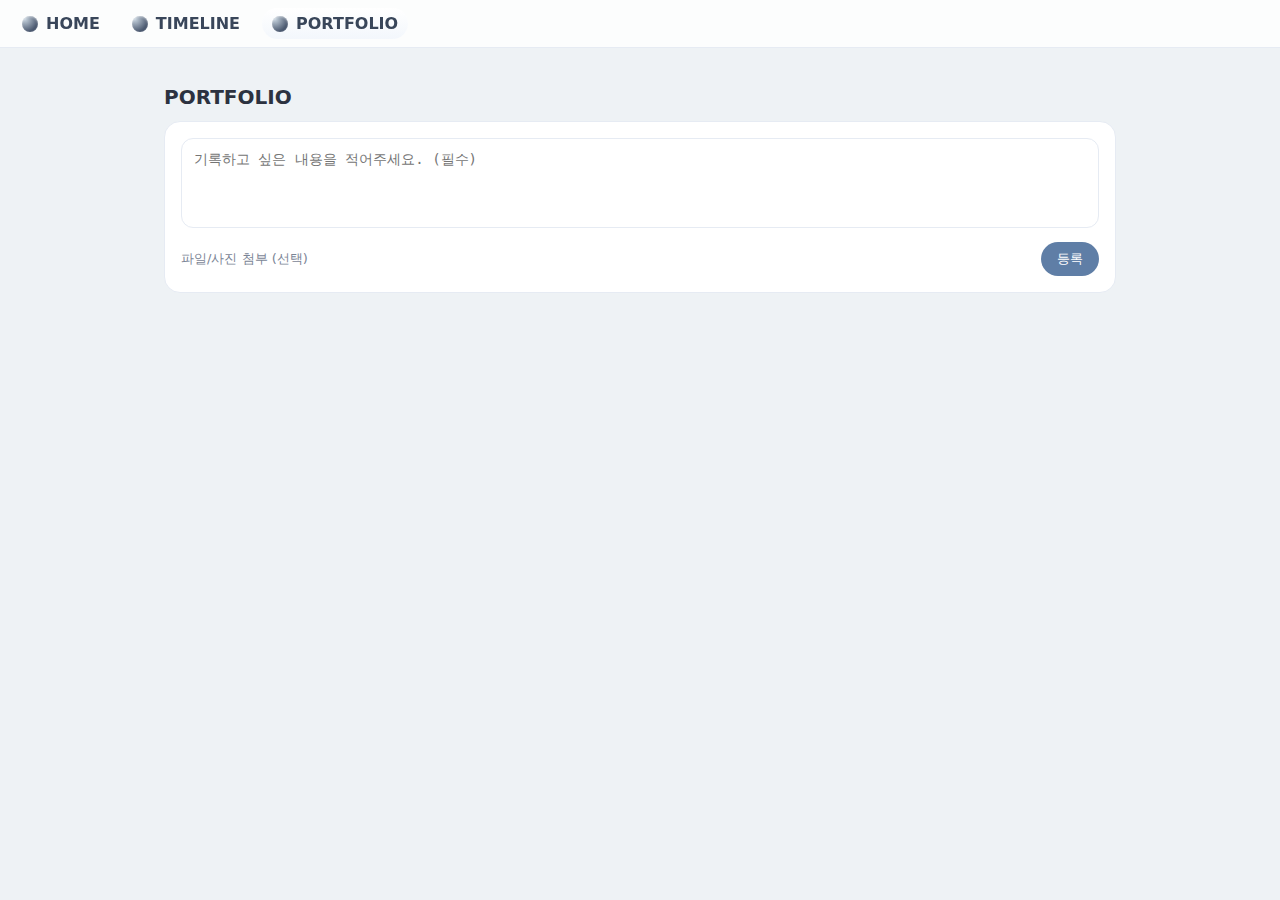
<file: my-homepage완성본/portfolio.html>
<!doctype html>
<html lang="ko">
<head>
<meta charset="utf-8" />
<meta name="viewport" content="width=device-width, initial-scale=1" />
<title>PORTFOLIO</title>

<style>
:root{
  --bg:#eef2f5;
  --card:#ffffff;
  --ink:#2c3240;
  --muted:#7b8596;
  --line:#e6ebf3;
  --accent:#5f7ea6;
  --dot-grad: radial-gradient(80% 80% at 20% 20%, #c6d2dd, #4a586f);
}

*{box-sizing:border-box}
body{
  margin:0;
  font-family:"Noto Sans KR",system-ui,sans-serif;
  background:var(--bg);
  color:var(--ink);
}

/* ===== NAV (HOME 기준 통일) ===== */
.nav{
  position:sticky;
  top:0;
  z-index:20;
  background:rgba(255,255,255,.82);
  backdrop-filter:blur(6px);
  border-bottom:1px solid var(--line);
}
.nav-inner{
  max-width:1280px;
  margin:0 auto;
  padding:8px 12px;
  display:flex;
  gap:12px;
  align-items:center;
}
.nav a{
  display:inline-flex;
  align-items:center;
  gap:8px;
  padding:6px 10px;
  border-radius:999px;
  font-weight:700;
  color:#39465a;
  text-decoration:none;
}
.nav a .dot{
  width:16px;
  height:16px;
  border-radius:50%;
  background:var(--dot-grad);
  box-shadow:inset 0 1px 2px rgba(255,255,255,.5);
}
.nav a.active{
  background:linear-gradient(180deg,#fff,#f3f7fc);
}

/* ===== LAYOUT ===== */
main{
  max-width:1000px;
  margin:0 auto;
  padding:24px;
}
h1{
  font-size:20px;
  margin-bottom:12px;
}

/* ===== WRITE ===== */
.write{
  background:var(--card);
  border-radius:16px;
  padding:16px;
  margin-bottom:20px;
  border:1px solid var(--line);
}
.write textarea{
  width:100%;
  min-height:90px;
  resize:none;
  border-radius:12px;
  border:1px solid var(--line);
  padding:12px;
  font-size:14px;
}
.write .actions{
  display:flex;
  justify-content:space-between;
  align-items:center;
  margin-top:10px;
}
.write label{
  font-size:13px;
  color:var(--muted);
  cursor:pointer;
}
.write input{display:none}
.write button{
  border:0;
  padding:8px 16px;
  border-radius:999px;
  background:var(--accent);
  color:#fff;
  cursor:pointer;
}

/* ===== GRID ===== */
.grid{
  display:grid;
  grid-template-columns:repeat(auto-fill,minmax(240px,1fr));
  gap:16px;
}
.item{
  background:var(--card);
  border-radius:14px;
  border:1px solid var(--line);
  overflow:hidden;
}
.preview{
  height:140px;
  background:#f4f6f9;
  display:flex;
  align-items:center;
  justify-content:center;
}
.preview img{
  width:100%;
  height:100%;
  object-fit:cover;
}
.file{font-size:40px}
.meta{
  padding:12px;
}
.meta .text{
  font-size:14px;
  line-height:1.5;
  white-space:pre-wrap;
  margin-bottom:8px;
}
.meta .name{
  font-size:12px;
  color:var(--muted);
}
.meta button{
  margin-top:8px;
  border:0;
  background:#e6ebf3;
  border-radius:8px;
  padding:6px 10px;
  font-size:12px;
  cursor:pointer;
}
</style>
</head>

<body>

<!-- NAV -->
<div class="nav">
  <div class="nav-inner">
    <a href="index.html"><span class="dot"></span>HOME</a>
    <a href="timeline.html"><span class="dot"></span>TIMELINE</a>
    <a class="active" href="portfolio.html"><span class="dot"></span>PORTFOLIO</a>
  </div>
</div>

<main>
  <h1> PORTFOLIO</h1>

  <section class="write">
    <textarea id="text" placeholder="기록하고 싶은 내용을 적어주세요. (필수)"></textarea>
    <div class="actions">
      <label>
        파일/사진 첨부 (선택)
        <input type="file" id="file">
      </label>
      <button onclick="addPost()">등록</button>
    </div>
  </section>

  <section class="grid" id="grid"></section>
</main>
<script>
const STORAGE_KEY = "portfolio";

/* 기존 데이터 불러오기 */
let posts = JSON.parse(localStorage.getItem(STORAGE_KEY) || "[]");

/* 저장 */
function savePosts(){
  localStorage.setItem(STORAGE_KEY, JSON.stringify(posts));
}

/* 렌더링 */
function renderPortfolio(){
  const grid = document.getElementById("grid");
  grid.innerHTML = "";

  posts.forEach((post, index) => {
    const item = document.createElement("div");
    item.className = "item";

    /* 첨부 미리보기 */
    if(post.file){
      const preview = document.createElement("div");
      preview.className = "preview";

      if(post.type.startsWith("image")){
        const img = document.createElement("img");
        img.src = post.file;
        preview.appendChild(img);
      }else{
        preview.innerHTML = `<div class="file">📄</div>`;
      }

      item.appendChild(preview);
    }

    /* 내용 */
    const meta = document.createElement("div");
    meta.className = "meta";
    meta.innerHTML = `
      <div class="text">${post.text}</div>
      <div class="name">${post.date}</div>
      <button onclick="removePost(${index})">삭제</button>
    `;

    item.appendChild(meta);
    grid.appendChild(item);
  });
}

/* 등록 */
function addPost(){
  const textEl = document.getElementById("text");
  const fileEl = document.getElementById("file");

  const text = textEl.value.trim();
  if(!text) return;

  const post = {
    text,
    date: new Date().toLocaleDateString("ko-KR")
  };

  if(fileEl.files[0]){
    const file = fileEl.files[0];
    const reader = new FileReader();
    reader.onload = e => {
      post.file = e.target.result;
      post.type = file.type;
      posts.unshift(post);
      savePosts();
      renderPortfolio();
    };
    reader.readAsDataURL(file);
  }else{
    posts.unshift(post);
    savePosts();
    renderPortfolio();
  }

  textEl.value = "";
  fileEl.value = "";
}

/* 삭제 */
function removePost(index){
  posts.splice(index, 1);
  savePosts();
  renderPortfolio();
}

/* 초기 렌더 */
renderPortfolio();
</script>

</body>
</html>
</file>
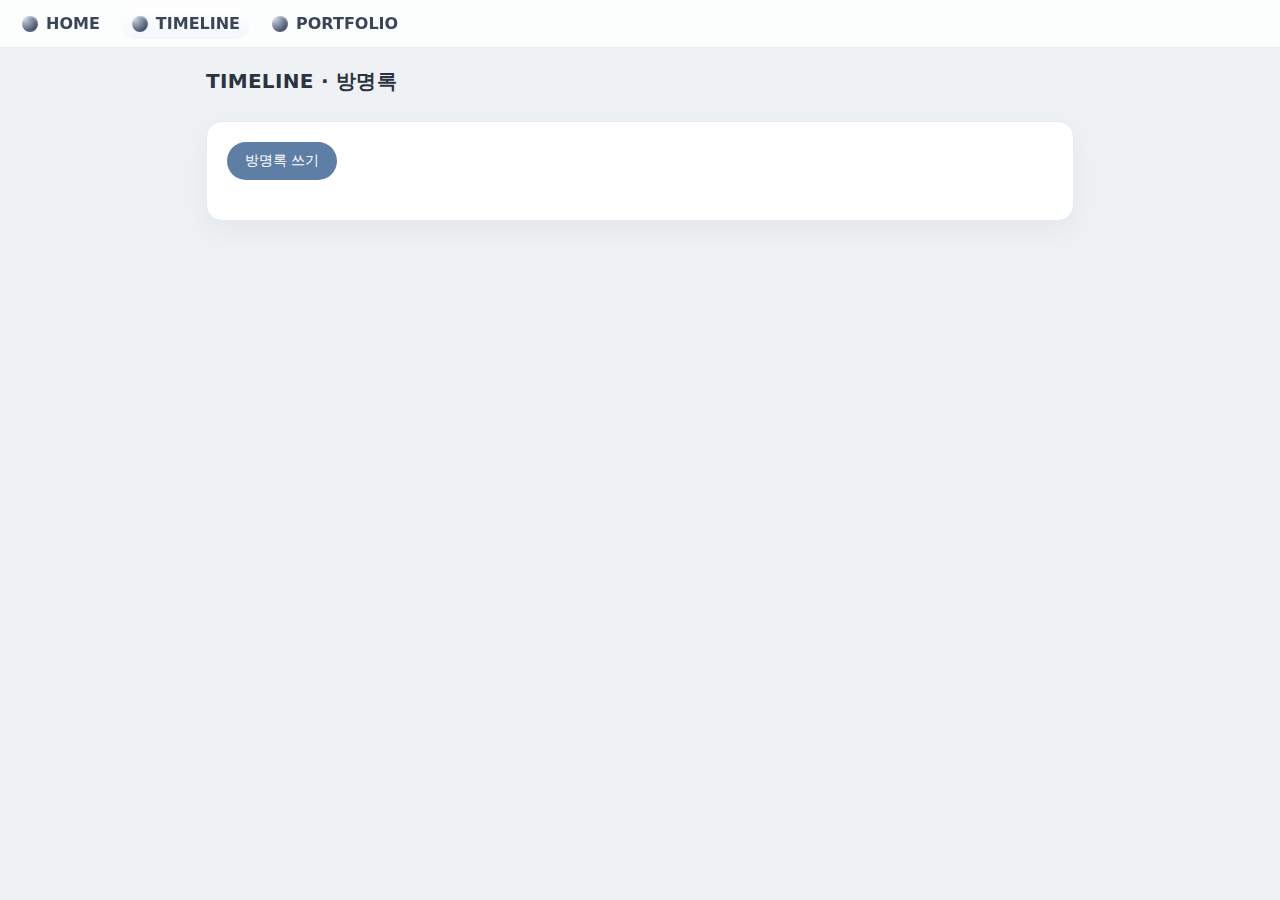
<file: my-homepage완성본/timeline.html>
<!doctype html>
<html lang="ko">
<head>
<meta charset="utf-8" />
<meta name="viewport" content="width=device-width, initial-scale=1" />
<title>TIMELINE | 방명록</title>

<style>
:root{
  --bg:#eef2f5;
  --card:#ffffff;
  --ink:#2c3240;
  --muted:#7b8596;
  --line:#e6ebf3;
  --accent:#5f7ea6;
  --dot-grad: radial-gradient(80% 80% at 20% 20%, #c6d2dd, #4a586f);
}

*{box-sizing:border-box}
body{
  margin:0;
  font-family:"Noto Sans KR",system-ui,sans-serif;
  background:var(--bg);
  color:var(--ink);
}

/* ===== NAV (HOME 기준 통일) ===== */
.nav{
  position:sticky;
  top:0;
  z-index:20;
  background:rgba(255,255,255,.82);
  backdrop-filter:blur(6px);
  border-bottom:1px solid var(--line);
}
.nav-inner{
  max-width:1280px;
  margin:0 auto;
  padding:8px 12px;
  display:flex;
  gap:12px;
  align-items:center;
}
.nav a{
  display:inline-flex;
  align-items:center;
  gap:8px;
  padding:6px 10px;
  border-radius:999px;
  font-weight:700;
  color:#39465a;
  text-decoration:none;
}
.nav a .dot{
  width:16px;
  height:16px;
  border-radius:50%;
  background:var(--dot-grad);
  box-shadow:inset 0 1px 2px rgba(255,255,255,.5);
}
.nav a.active{
  background:linear-gradient(180deg,#fff,#f3f7fc);
}

/* ===== HEADER ===== */
header{
  max-width:900px;
  margin:0 auto;
  padding:20px 16px 10px;
}
header h1{
  margin:0;
  font-size:20px;
  letter-spacing:.3px;
}

/* ===== LAYOUT ===== */
main{
  max-width:900px;
  margin:0 auto;
  padding:16px;
}

/* ===== CARD ===== */
.card{
  background:var(--card);
  border-radius:16px;
  padding:20px;
  border:1px solid var(--line);
  box-shadow:0 10px 30px rgba(0,0,0,.05);
}

/* ===== BUTTON ===== */
.btn{
  border:0;
  padding:10px 18px;
  border-radius:999px;
  background:var(--accent);
  color:#fff;
  font-size:14px;
  cursor:pointer;
}
.btn.secondary{
  background:#dbe3ec;
  color:#2c3240;
}

/* ===== WRITE ===== */
.write-box{
  display:none;
  margin-top:16px;
  border-top:1px solid var(--line);
  padding-top:16px;
}
.write-box textarea{
  width:100%;
  min-height:80px;
  border-radius:12px;
  border:1px solid var(--line);
  padding:12px;
  resize:none;
  font-size:14px;
}
.write-actions{
  display:flex;
  justify-content:flex-end;
  gap:8px;
  margin-top:8px;
}

/* ===== TIMELINE ===== */
.timeline{
  margin-top:20px;
  display:flex;
  flex-direction:column;
  gap:12px;
}
.entry{
  padding:14px 16px;
  border-radius:14px;
  background:#f8fafc;
  border:1px solid var(--line);
}
.entry .meta{
  font-size:12px;
  color:var(--muted);
  margin-bottom:6px;
}
.entry .text{
  font-size:14px;
  line-height:1.5;
  white-space:pre-wrap;
}
</style>
</head>

<body>

<!-- NAV -->
<div class="nav">
  <div class="nav-inner">
    <a href="index.html"><span class="dot"></span>HOME</a>
    <a class="active" href="timeline.html"><span class="dot"></span>TIMELINE</a>
    <a href="portfolio.html"><span class="dot"></span>PORTFOLIO</a>
  </div>
</div>

<header>
  <h1> TIMELINE · 방명록</h1>
</header>

<main>
  <section class="card">
    <button class="btn" onclick="toggleWrite()">방명록 쓰기</button>

    <div class="write-box" id="writeBox">
      <textarea id="guestText" placeholder="하고 싶은 말을 남겨주세요."></textarea>
      <div class="write-actions">
        <button class="btn secondary" onclick="toggleWrite()">취소</button>
        <button class="btn" onclick="addEntry()">등록</button>
      </div>
    </div>

    <div class="timeline" id="timeline"></div>

  </section>
</main>

<script>
/* ===== 공통 키 ===== */
const STORAGE_KEY = "timeline";

/* ===== 데이터 로드 ===== */
let timelineData = JSON.parse(
  localStorage.getItem(STORAGE_KEY) || "[]"
);

/* ===== 저장 ===== */
function saveTimeline(){
  localStorage.setItem(
    STORAGE_KEY,
    JSON.stringify(timelineData)
  );
}


/* ===== 작성창 토글 ===== */
function toggleWrite(){
  const box = document.getElementById("writeBox");
  box.style.display =
    box.style.display === "block" ? "none" : "block";
}

/* ===== 글 추가 ===== */
function addEntry(){
  const textArea = document.getElementById("guestText");
  const text = textArea.value.trim();
  if(!text) return;

  const now = new Date();

  timelineData.unshift({
    id: Date.now(),
    text: text,
    date: now.toLocaleDateString("ko-KR"),
    created: now.getTime()
  });

  saveTimeline();
  renderTimeline();

  textArea.value = "";
  toggleWrite();
}

/* ===== 화면 렌더 ===== */
function renderTimeline(){
  const timeline = document.getElementById("timeline");
  timeline.innerHTML = "";

  timelineData.forEach(item=>{
    const entry = document.createElement("div");
    entry.className = "entry";
    entry.innerHTML = `
      <div class="meta">${item.date}</div>
      <div class="text">${item.text}</div>
    `;
    timeline.appendChild(entry);
  });
}

/* ===== 최초 로딩 ===== */
renderTimeline();
</script>


</body>
</html>
</file>
